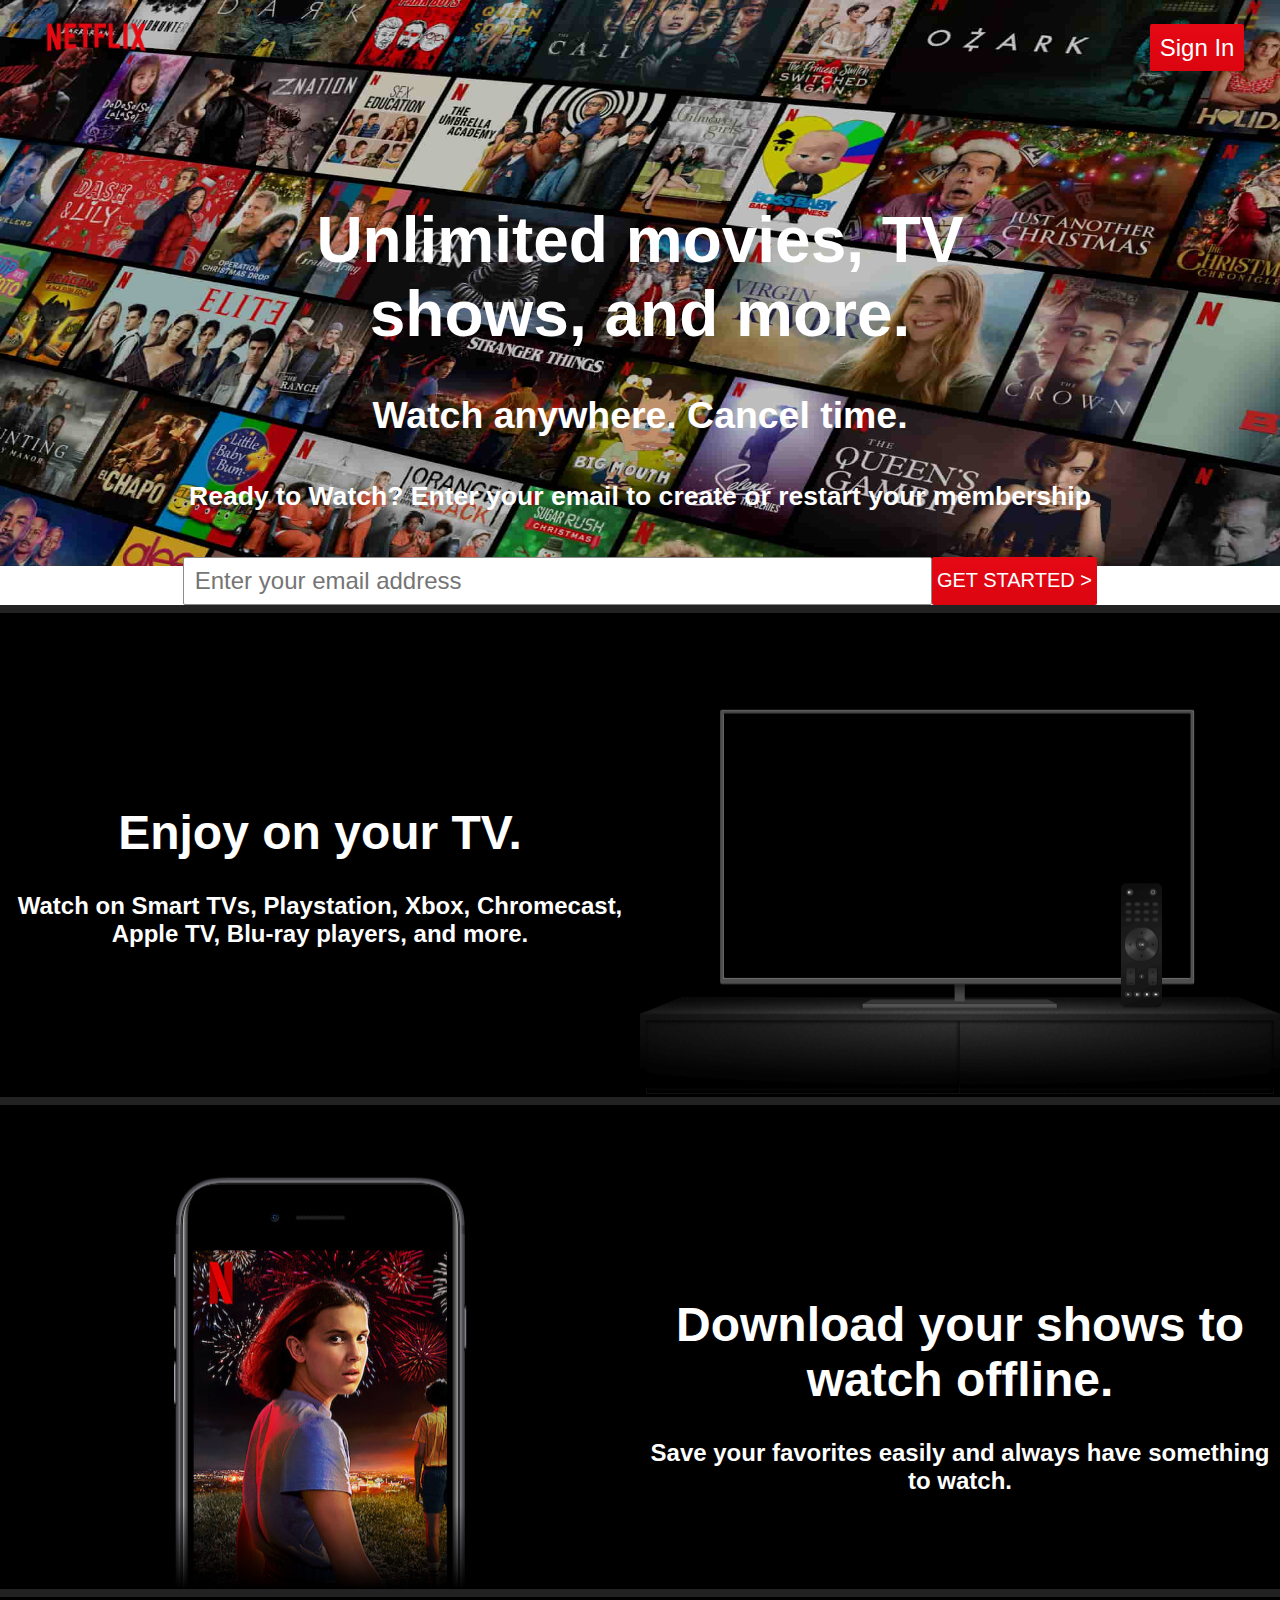
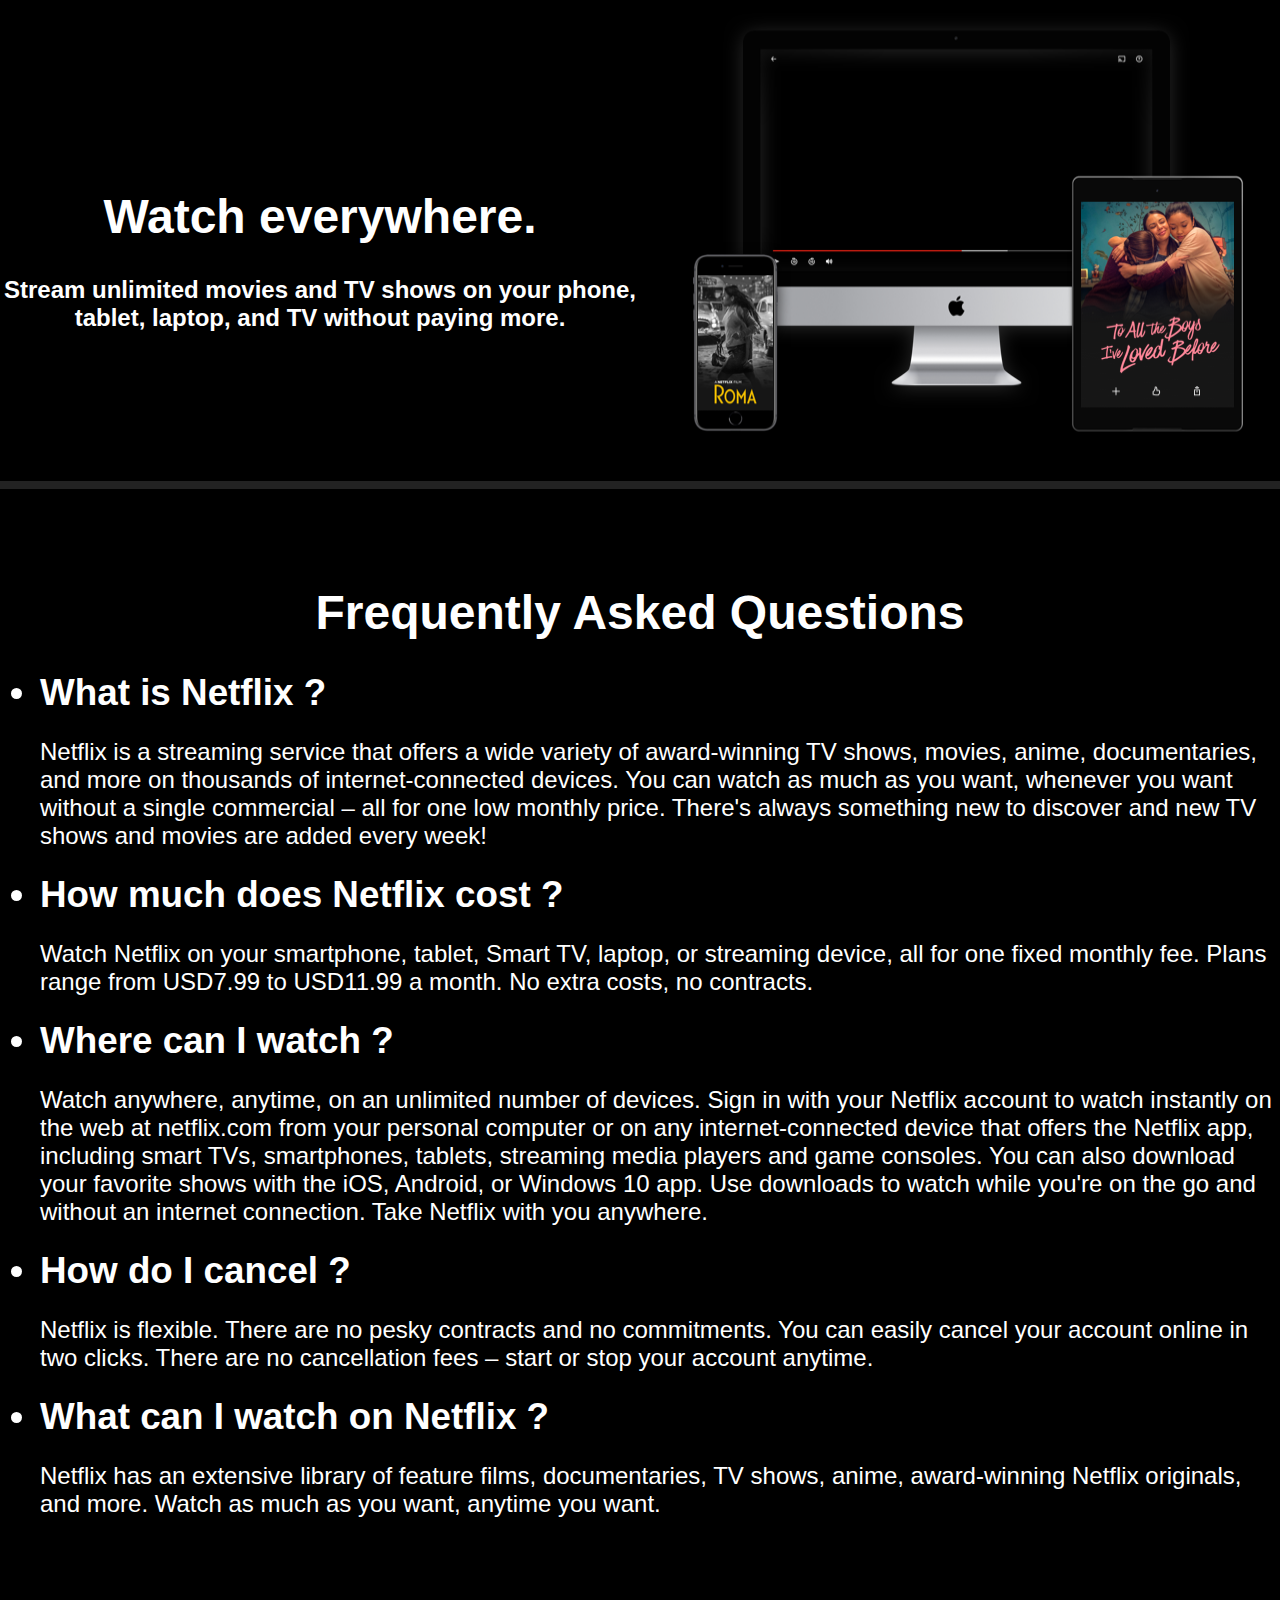
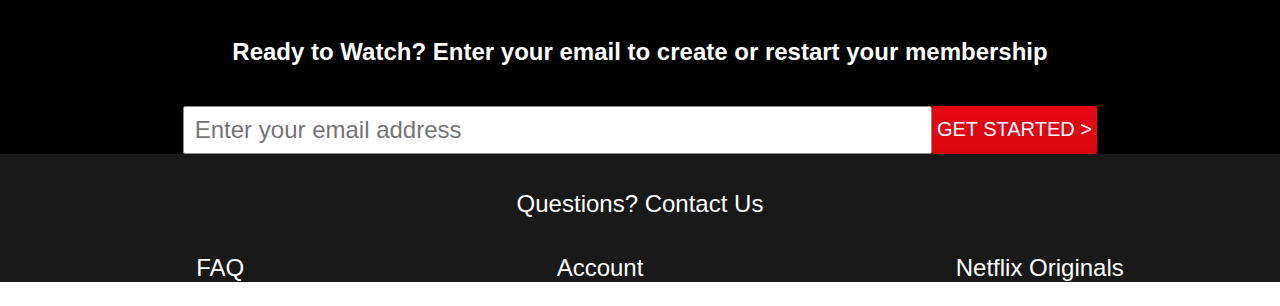
<file: index.html>
<!DOCTYPE html>
<html lang="en">
  <head>
    <meta charset="UTF-8" />
    <meta name="viewport" content="width=device-width, initial-scale=1.0" />
    <title>Projet IpNet | Netflix - Home Page</title>
    <link rel="stylesheet" href="style/index.css" />
  </head>

  <body>
    <div class="backgroundContainer">
      <img src="images/background.jpg" alt="" class="backgroundImage" />
      <div class="backgroundContent">
        <header class="header">
          <img id="logo" src="images/netflix_logo.png" alt="logo netflix" />
          <div id="signInButton"><a href="SignUp.html">Sign In</a></div>
        </header>

        <section class="Présentation">
          <h1>
            Unlimited movies, TV <br />
            shows, and more.
          </h1>
          <h3>Watch anywhere. Cancel time.</h3>

          <form action="" method="post">
            <label>
              <h5>
                Ready to Watch? Enter your email to create or restart your
                membership
              </h5>
            </label>

            <div class="registerForm">
              <input
                class="registerForm_emailInput"
                type="email"
                required
                placeholder="Enter your email address"
              />
              <button class="signInButton" type="submit">
                <span>GET STARTED ></span>
              </button>
            </div>
          </form>
        </section>
      </div>
    </div>

    <section class="banner">
      <div class="banner_Text">
        <h1>Enjoy on your TV.</h1>
        <h3>
          Watch on Smart TVs, Playstation, Xbox, Chromecast, Apple TV, Blu-ray
          players, and more.
        </h3>
      </div>
      <div>
        <img src="images/tv.png" alt="" />
      </div>
    </section>

    <section class="banner">
      <div>
        <img src="images/mobile.jpg" alt="" />
      </div>
      <div class="banner_Text">
        <h1>Download your shows to watch offline.</h1>
        <h3>Save your favorites easily and always have something to watch.</h3>
      </div>
    </section>

    <section class="banner">
      <div class="banner_Text">
        <h1>Watch everywhere.</h1>
        <h3>
          Stream unlimited movies and TV shows on your phone, tablet, laptop,
          and TV without paying more.
        </h3>
      </div>
      <div>
        <img src="images/device-pile.png" alt="" />
      </div>
    </section>

    <section class="faq">
      <h1>Frequently Asked Questions</h1>
      <ul>
        <li>What is Netflix ?</li>

        <p>
          Netflix is a streaming service that offers a wide variety of
          award-winning TV shows, movies, anime, documentaries, and more on
          thousands of internet-connected devices. You can watch as much as you
          want, whenever you want without a single commercial – all for one low
          monthly price. There's always something new to discover and new TV
          shows and movies are added every week!
        </p>
        <li>How much does Netflix cost ?</li>
        <p>
          Watch Netflix on your smartphone, tablet, Smart TV, laptop, or
          streaming device, all for one fixed monthly fee. Plans range from
          USD7.99 to USD11.99 a month. No extra costs, no contracts.
        </p>
        <li>Where can I watch ?</li>
        <p>
          Watch anywhere, anytime, on an unlimited number of devices. Sign in
          with your Netflix account to watch instantly on the web at netflix.com
          from your personal computer or on any internet-connected device that
          offers the Netflix app, including smart TVs, smartphones, tablets,
          streaming media players and game consoles. You can also download your
          favorite shows with the iOS, Android, or Windows 10 app. Use downloads
          to watch while you're on the go and without an internet connection.
          Take Netflix with you anywhere.
        </p>
        <li>How do I cancel ?</li>
        <p>
          Netflix is flexible. There are no pesky contracts and no commitments.
          You can easily cancel your account online in two clicks. There are no
          cancellation fees – start or stop your account anytime.
        </p>
        <li>What can I watch on Netflix ?</li>
        <p class="p">
          Netflix has an extensive library of feature films, documentaries, TV
          shows, anime, award-winning Netflix originals, and more. Watch as much
          as you want, anytime you want.
        </p>
      </ul>
    </section>

    <section class="bottomRegister">
      <form action="" method="post">
        <label>
          <h5 style="font-size: 1.5rem; text-align: center">
            Ready to Watch? Enter your email to create or restart your
            membership
          </h5>
        </label>

        <div class="registerForm">
          <input
            class="registerForm_emailInput"
            type="email"
            required
            placeholder="Enter your email address"
          />
          <button class="signInButton" type="submit">
            <span>GET STARTED ></span>
          </button>
        </div>
      </form>
    </section>

    <footer class="footer">
      <a href="help.html" target="blank">Questions? Contact Us</a>
      <ul>
        <li><a href="FAQ.html">FAQ</a></li>
        <li><a href="SignUp.html">Account</a></li>
        <li><a href="originals.html">Netflix Originals</a></li>
      </ul>
    </footer>
  </body>
</html>
</file>
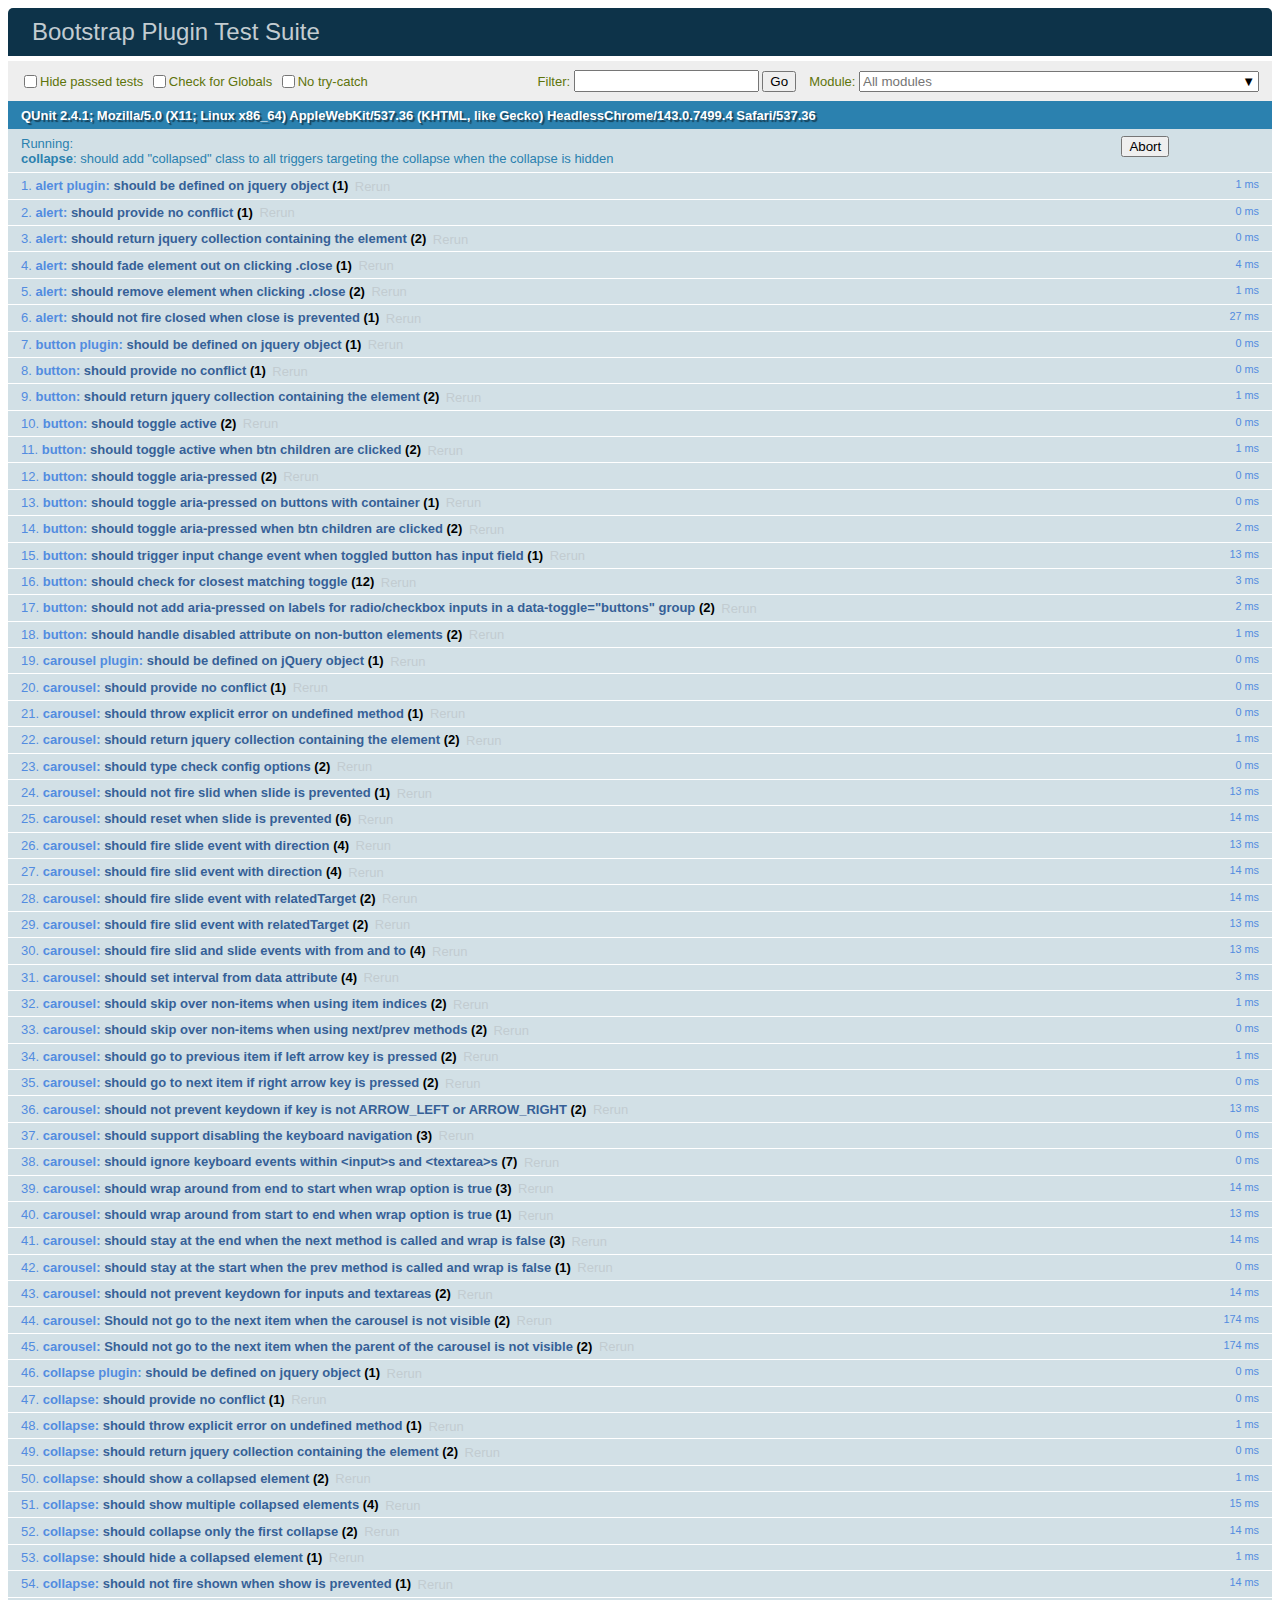
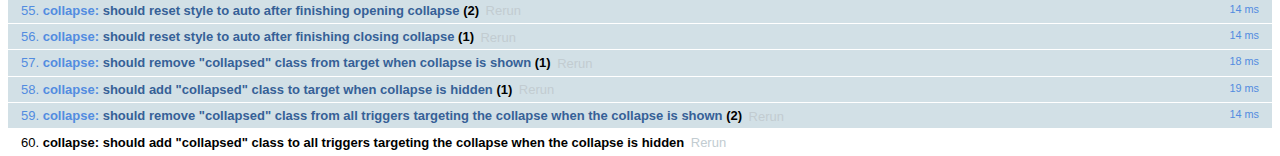
<file: bootstrap/js/tests/index.html>
<!doctype html>
<html lang="en">
  <head>
    <meta charset="utf-8">
    <meta name="viewport" content="width=device-width, initial-scale=1, shrink-to-fit=no">
    <title>Bootstrap Plugin Test Suite</title>

    <!-- jQuery -->
    <script>
      (function () {
        var path = '../../assets/js/vendor/jquery-slim.min.js'
        // get jquery param from the query string.
        var jQueryVersion = location.search.match(/[?&]jquery=(.*?)(?=&|$)/)

        // If a version was specified, use that version from our vendor folder
        if (jQueryVersion) {
          path = 'vendor/jquery-' + jQueryVersion[1] + '.min.js'
        }
        document.write('<script src="' + path + '"><\/script>')
      }())
    </script>
    <script src="../../assets/js/vendor/popper.min.js"></script>

    <!-- QUnit -->
    <link rel="stylesheet" href="vendor/qunit.css" media="screen">
    <script src="vendor/qunit.js"></script>

    <script>
      // Disable jQuery event aliases to ensure we don't accidentally use any of them
      [
        'blur',
        'focus',
        'focusin',
        'focusout',
        'resize',
        'scroll',
        'click',
        'dblclick',
        'mousedown',
        'mouseup',
        'mousemove',
        'mouseover',
        'mouseout',
        'mouseenter',
        'mouseleave',
        'change',
        'select',
        'submit',
        'keydown',
        'keypress',
        'keyup',
        'contextmenu'
      ].forEach(function(eventAlias) {
        $.fn[eventAlias] = function() {
          throw new Error('Using the ".' + eventAlias + '()" method is not allowed, so that Bootstrap can be compatible with custom jQuery builds which exclude the "event aliases" module that defines said method. See https://github.com/twbs/bootstrap/blob/master/CONTRIBUTING.md#js')
        }
      })

      // Require assert.expect in each test
      QUnit.config.requireExpects = true

      // See https://github.com/axemclion/grunt-saucelabs#test-result-details-with-qunit
      var log = []
      var testName

      QUnit.done(function(testResults) {
        var tests = []
        for (var i = 0; i < log.length; i++) {
          var details = log[i]
          tests.push({
            name: details.name,
            result: details.result,
            expected: details.expected,
            actual: details.actual,
            source: details.source
          })
        }
        testResults.tests = tests

        window.global_test_results = testResults
      })

      QUnit.testStart(function(testDetails) {
        QUnit.log(function(details) {
          if (!details.result) {
            details.name = testDetails.name
            log.push(details)
          }
        })
      })

      // Display fixture on-screen on iOS to avoid false positives
      // See https://github.com/twbs/bootstrap/pull/15955
      if (/iPhone|iPad|iPod/.test(navigator.userAgent)) {
        QUnit.begin(function() {
          $('#qunit-fixture').css({ top: 0, left: 0 })
        })

        QUnit.done(function() {
          $('#qunit-fixture').css({ top: '', left: '' })
        })
      }
    </script>

    <!-- Transpiled Plugins -->
    <script src="../dist/util.js"></script>
    <script src="../dist/alert.js"></script>
    <script src="../dist/button.js"></script>
    <script src="../dist/carousel.js"></script>
    <script src="../dist/collapse.js"></script>
    <script src="../dist/dropdown.js"></script>
    <script src="../dist/modal.js"></script>
    <script src="../dist/scrollspy.js"></script>
    <script src="../dist/tab.js"></script>
    <script src="../dist/tooltip.js"></script>
    <script src="../dist/popover.js"></script>

    <!-- Unit Tests -->
    <script src="unit/alert.js"></script>
    <script src="unit/button.js"></script>
    <script src="unit/carousel.js"></script>
    <script src="unit/collapse.js"></script>
    <script src="unit/dropdown.js"></script>
    <script src="unit/modal.js"></script>
    <script src="unit/scrollspy.js"></script>
    <script src="unit/tab.js"></script>
    <script src="unit/tooltip.js"></script>
    <script src="unit/popover.js"></script>
    <script src="unit/util.js"></script>
  </head>
  <body>
    <div id="qunit-container">
      <div id="qunit"></div>
      <div id="qunit-fixture"></div>
    </div>
  </body>
</html>
</file>
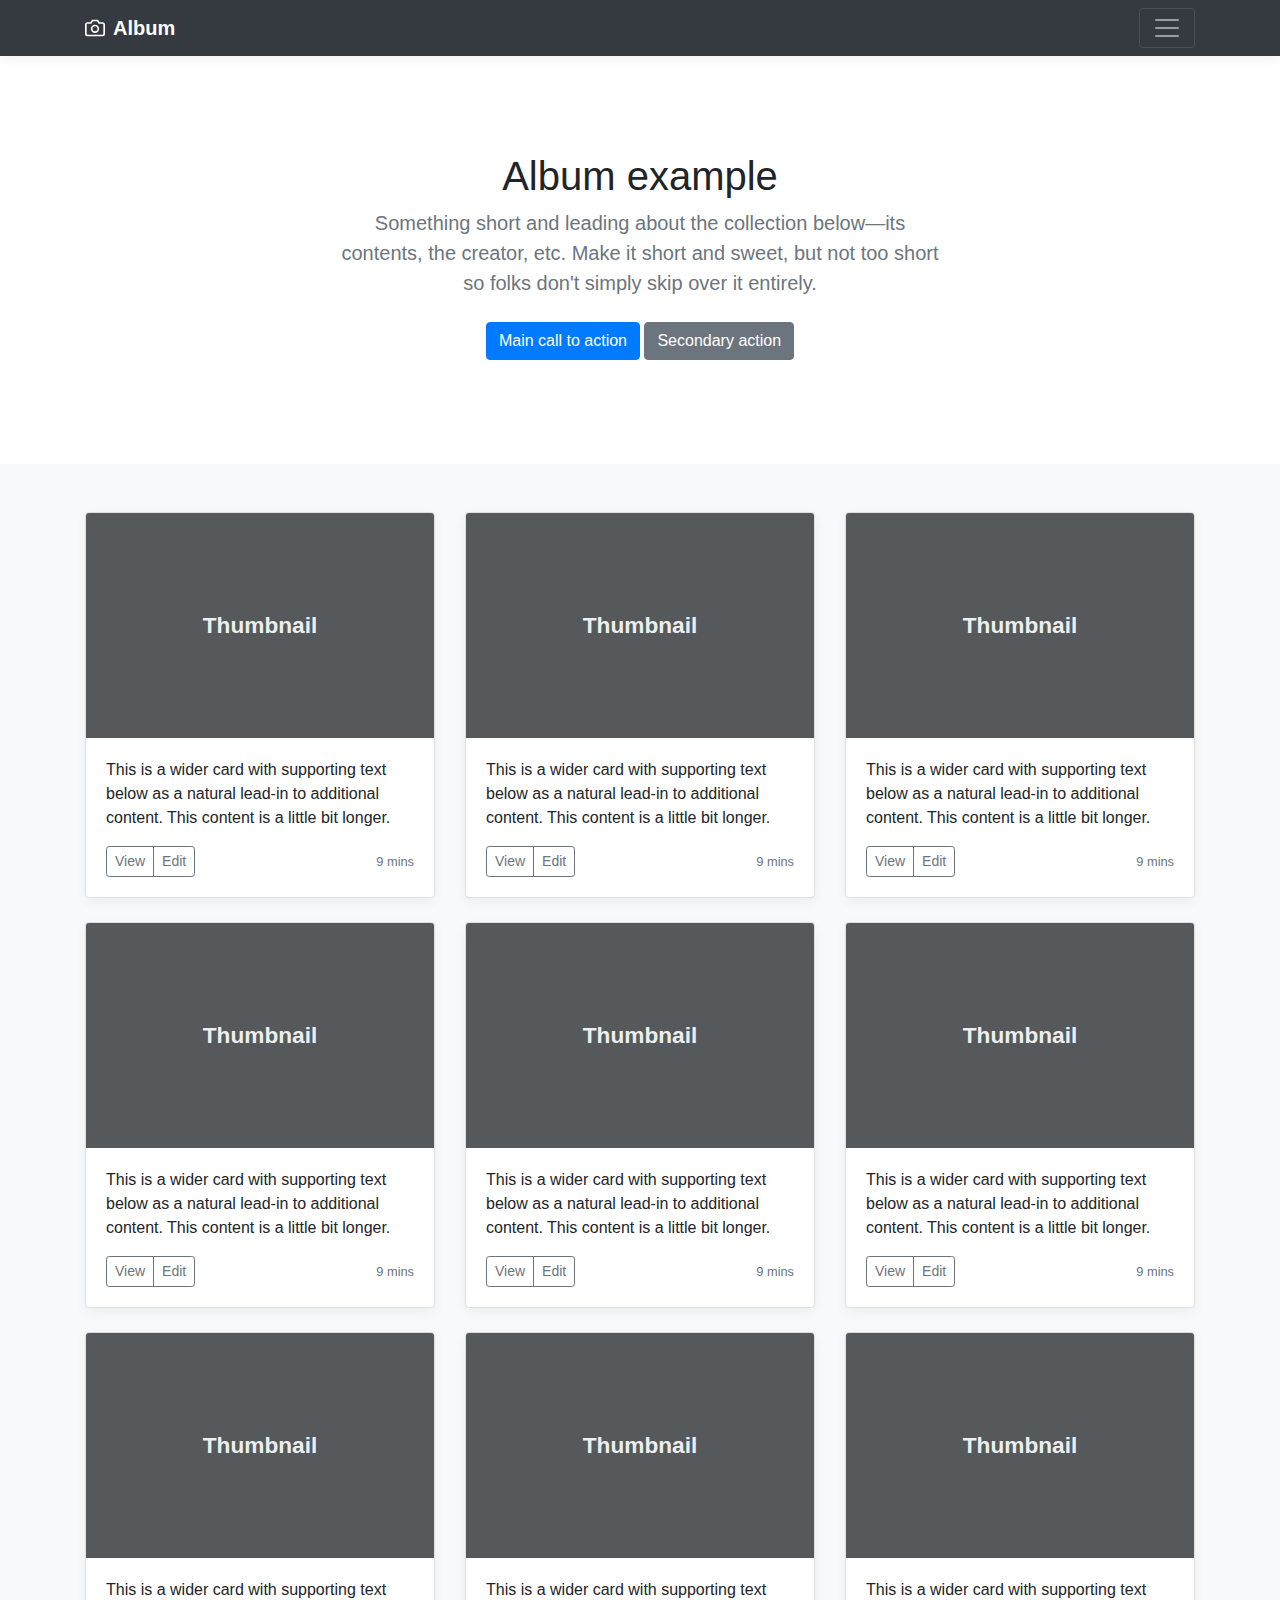
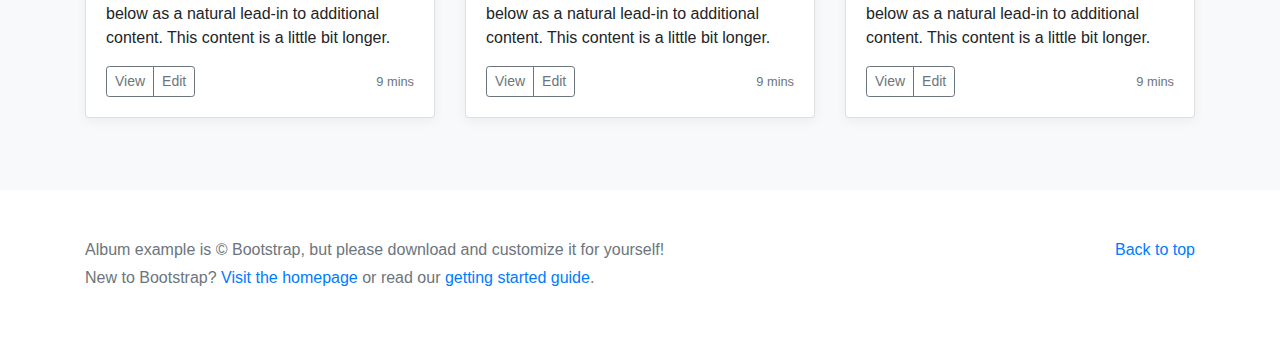
<file: bootstrap/docs/4.0/examples/album/index.html>
<!doctype html>
<html lang="en">
  <head>
    <meta charset="utf-8">
    <meta name="viewport" content="width=device-width, initial-scale=1, shrink-to-fit=no">
    <meta name="description" content="">
    <meta name="author" content="">
    <link rel="icon" href="../../../../favicon.ico">

    <title>Album example for Bootstrap</title>

    <!-- Bootstrap core CSS -->
    <link href="../../../../dist/css/bootstrap.min.css" rel="stylesheet">

    <!-- Custom styles for this template -->
    <link href="album.css" rel="stylesheet">
  </head>

  <body>

    <header>
      <div class="collapse bg-dark" id="navbarHeader">
        <div class="container">
          <div class="row">
            <div class="col-sm-8 col-md-7 py-4">
              <h4 class="text-white">About</h4>
              <p class="text-muted">Add some information about the album below, the author, or any other background context. Make it a few sentences long so folks can pick up some informative tidbits. Then, link them off to some social networking sites or contact information.</p>
            </div>
            <div class="col-sm-4 offset-md-1 py-4">
              <h4 class="text-white">Contact</h4>
              <ul class="list-unstyled">
                <li><a href="#" class="text-white">Follow on Twitter</a></li>
                <li><a href="#" class="text-white">Like on Facebook</a></li>
                <li><a href="#" class="text-white">Email me</a></li>
              </ul>
            </div>
          </div>
        </div>
      </div>
      <div class="navbar navbar-dark bg-dark box-shadow">
        <div class="container d-flex justify-content-between">
          <a href="#" class="navbar-brand d-flex align-items-center">
            <svg xmlns="http://www.w3.org/2000/svg" width="20" height="20" viewBox="0 0 24 24" fill="none" stroke="currentColor" stroke-width="2" stroke-linecap="round" stroke-linejoin="round" class="mr-2"><path d="M23 19a2 2 0 0 1-2 2H3a2 2 0 0 1-2-2V8a2 2 0 0 1 2-2h4l2-3h6l2 3h4a2 2 0 0 1 2 2z"></path><circle cx="12" cy="13" r="4"></circle></svg>
            <strong>Album</strong>
          </a>
          <button class="navbar-toggler" type="button" data-toggle="collapse" data-target="#navbarHeader" aria-controls="navbarHeader" aria-expanded="false" aria-label="Toggle navigation">
            <span class="navbar-toggler-icon"></span>
          </button>
        </div>
      </div>
    </header>

    <main role="main">

      <section class="jumbotron text-center">
        <div class="container">
          <h1 class="jumbotron-heading">Album example</h1>
          <p class="lead text-muted">Something short and leading about the collection below—its contents, the creator, etc. Make it short and sweet, but not too short so folks don't simply skip over it entirely.</p>
          <p>
            <a href="#" class="btn btn-primary my-2">Main call to action</a>
            <a href="#" class="btn btn-secondary my-2">Secondary action</a>
          </p>
        </div>
      </section>

      <div class="album py-5 bg-light">
        <div class="container">

          <div class="row">
            <div class="col-md-4">
              <div class="card mb-4 box-shadow">
                <img class="card-img-top" data-src="holder.js/100px225?theme=thumb&bg=55595c&fg=eceeef&text=Thumbnail" alt="Card image cap">
                <div class="card-body">
                  <p class="card-text">This is a wider card with supporting text below as a natural lead-in to additional content. This content is a little bit longer.</p>
                  <div class="d-flex justify-content-between align-items-center">
                    <div class="btn-group">
                      <button type="button" class="btn btn-sm btn-outline-secondary">View</button>
                      <button type="button" class="btn btn-sm btn-outline-secondary">Edit</button>
                    </div>
                    <small class="text-muted">9 mins</small>
                  </div>
                </div>
              </div>
            </div>
            <div class="col-md-4">
              <div class="card mb-4 box-shadow">
                <img class="card-img-top" data-src="holder.js/100px225?theme=thumb&bg=55595c&fg=eceeef&text=Thumbnail" alt="Card image cap">
                <div class="card-body">
                  <p class="card-text">This is a wider card with supporting text below as a natural lead-in to additional content. This content is a little bit longer.</p>
                  <div class="d-flex justify-content-between align-items-center">
                    <div class="btn-group">
                      <button type="button" class="btn btn-sm btn-outline-secondary">View</button>
                      <button type="button" class="btn btn-sm btn-outline-secondary">Edit</button>
                    </div>
                    <small class="text-muted">9 mins</small>
                  </div>
                </div>
              </div>
            </div>
            <div class="col-md-4">
              <div class="card mb-4 box-shadow">
                <img class="card-img-top" data-src="holder.js/100px225?theme=thumb&bg=55595c&fg=eceeef&text=Thumbnail" alt="Card image cap">
                <div class="card-body">
                  <p class="card-text">This is a wider card with supporting text below as a natural lead-in to additional content. This content is a little bit longer.</p>
                  <div class="d-flex justify-content-between align-items-center">
                    <div class="btn-group">
                      <button type="button" class="btn btn-sm btn-outline-secondary">View</button>
                      <button type="button" class="btn btn-sm btn-outline-secondary">Edit</button>
                    </div>
                    <small class="text-muted">9 mins</small>
                  </div>
                </div>
              </div>
            </div>

            <div class="col-md-4">
              <div class="card mb-4 box-shadow">
                <img class="card-img-top" data-src="holder.js/100px225?theme=thumb&bg=55595c&fg=eceeef&text=Thumbnail" alt="Card image cap">
                <div class="card-body">
                  <p class="card-text">This is a wider card with supporting text below as a natural lead-in to additional content. This content is a little bit longer.</p>
                  <div class="d-flex justify-content-between align-items-center">
                    <div class="btn-group">
                      <button type="button" class="btn btn-sm btn-outline-secondary">View</button>
                      <button type="button" class="btn btn-sm btn-outline-secondary">Edit</button>
                    </div>
                    <small class="text-muted">9 mins</small>
                  </div>
                </div>
              </div>
            </div>
            <div class="col-md-4">
              <div class="card mb-4 box-shadow">
                <img class="card-img-top" data-src="holder.js/100px225?theme=thumb&bg=55595c&fg=eceeef&text=Thumbnail" alt="Card image cap">
                <div class="card-body">
                  <p class="card-text">This is a wider card with supporting text below as a natural lead-in to additional content. This content is a little bit longer.</p>
                  <div class="d-flex justify-content-between align-items-center">
                    <div class="btn-group">
                      <button type="button" class="btn btn-sm btn-outline-secondary">View</button>
                      <button type="button" class="btn btn-sm btn-outline-secondary">Edit</button>
                    </div>
                    <small class="text-muted">9 mins</small>
                  </div>
                </div>
              </div>
            </div>
            <div class="col-md-4">
              <div class="card mb-4 box-shadow">
                <img class="card-img-top" data-src="holder.js/100px225?theme=thumb&bg=55595c&fg=eceeef&text=Thumbnail" alt="Card image cap">
                <div class="card-body">
                  <p class="card-text">This is a wider card with supporting text below as a natural lead-in to additional content. This content is a little bit longer.</p>
                  <div class="d-flex justify-content-between align-items-center">
                    <div class="btn-group">
                      <button type="button" class="btn btn-sm btn-outline-secondary">View</button>
                      <button type="button" class="btn btn-sm btn-outline-secondary">Edit</button>
                    </div>
                    <small class="text-muted">9 mins</small>
                  </div>
                </div>
              </div>
            </div>

            <div class="col-md-4">
              <div class="card mb-4 box-shadow">
                <img class="card-img-top" data-src="holder.js/100px225?theme=thumb&bg=55595c&fg=eceeef&text=Thumbnail" alt="Card image cap">
                <div class="card-body">
                  <p class="card-text">This is a wider card with supporting text below as a natural lead-in to additional content. This content is a little bit longer.</p>
                  <div class="d-flex justify-content-between align-items-center">
                    <div class="btn-group">
                      <button type="button" class="btn btn-sm btn-outline-secondary">View</button>
                      <button type="button" class="btn btn-sm btn-outline-secondary">Edit</button>
                    </div>
                    <small class="text-muted">9 mins</small>
                  </div>
                </div>
              </div>
            </div>
            <div class="col-md-4">
              <div class="card mb-4 box-shadow">
                <img class="card-img-top" data-src="holder.js/100px225?theme=thumb&bg=55595c&fg=eceeef&text=Thumbnail" alt="Card image cap">
                <div class="card-body">
                  <p class="card-text">This is a wider card with supporting text below as a natural lead-in to additional content. This content is a little bit longer.</p>
                  <div class="d-flex justify-content-between align-items-center">
                    <div class="btn-group">
                      <button type="button" class="btn btn-sm btn-outline-secondary">View</button>
                      <button type="button" class="btn btn-sm btn-outline-secondary">Edit</button>
                    </div>
                    <small class="text-muted">9 mins</small>
                  </div>
                </div>
              </div>
            </div>
            <div class="col-md-4">
              <div class="card mb-4 box-shadow">
                <img class="card-img-top" data-src="holder.js/100px225?theme=thumb&bg=55595c&fg=eceeef&text=Thumbnail" alt="Card image cap">
                <div class="card-body">
                  <p class="card-text">This is a wider card with supporting text below as a natural lead-in to additional content. This content is a little bit longer.</p>
                  <div class="d-flex justify-content-between align-items-center">
                    <div class="btn-group">
                      <button type="button" class="btn btn-sm btn-outline-secondary">View</button>
                      <button type="button" class="btn btn-sm btn-outline-secondary">Edit</button>
                    </div>
                    <small class="text-muted">9 mins</small>
                  </div>
                </div>
              </div>
            </div>
          </div>
        </div>
      </div>

    </main>

    <footer class="text-muted">
      <div class="container">
        <p class="float-right">
          <a href="#">Back to top</a>
        </p>
        <p>Album example is &copy; Bootstrap, but please download and customize it for yourself!</p>
        <p>New to Bootstrap? <a href="../../">Visit the homepage</a> or read our <a href="../../getting-started/">getting started guide</a>.</p>
      </div>
    </footer>

    <!-- Bootstrap core JavaScript
    ================================================== -->
    <!-- Placed at the end of the document so the pages load faster -->
    <script src="https://code.jquery.com/jquery-3.2.1.slim.min.js" integrity="sha384-KJ3o2DKtIkvYIK3UENzmM7KCkRr/rE9/Qpg6aAZGJwFDMVNA/GpGFF93hXpG5KkN" crossorigin="anonymous"></script>
    <script>window.jQuery || document.write('<script src="../../../../assets/js/vendor/jquery-slim.min.js"><\/script>')</script>
    <script src="../../../../assets/js/vendor/popper.min.js"></script>
    <script src="../../../../dist/js/bootstrap.min.js"></script>
    <script src="../../../../assets/js/vendor/holder.min.js"></script>
  </body>
</html>
</file>
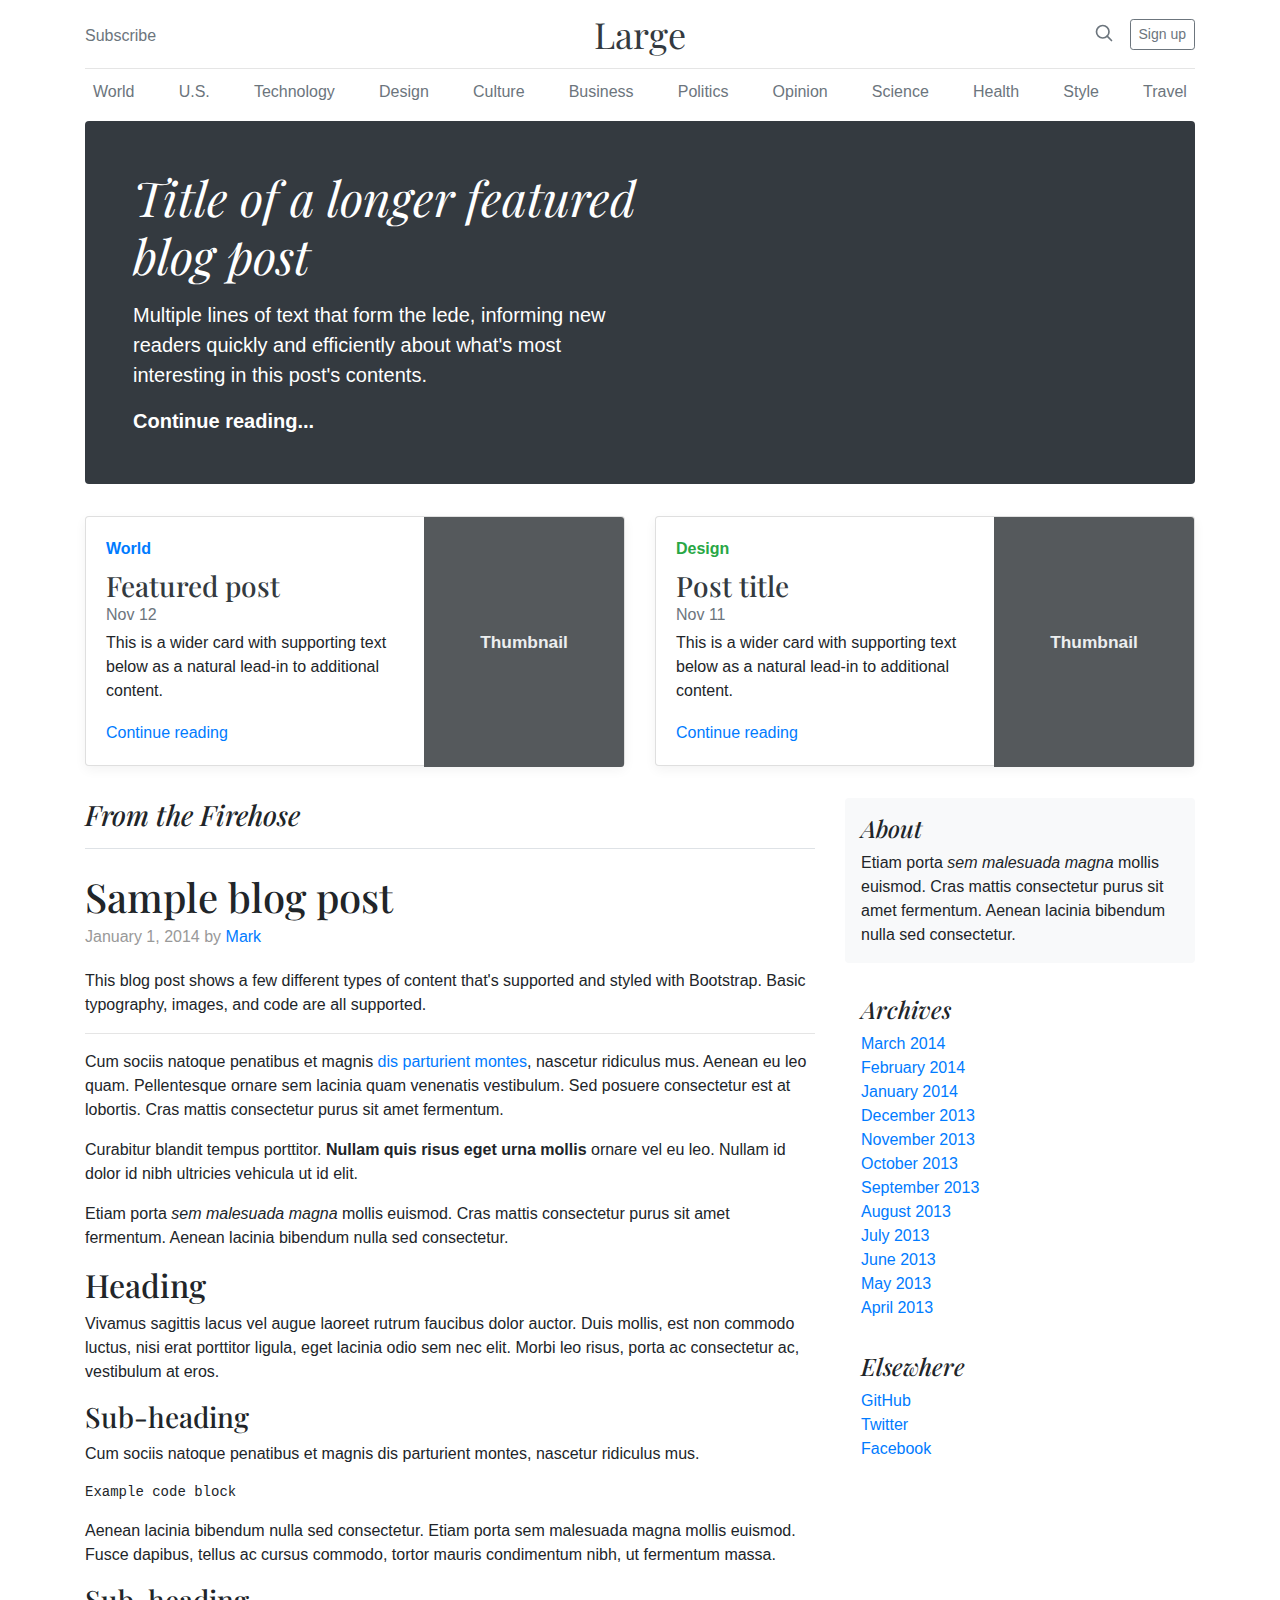
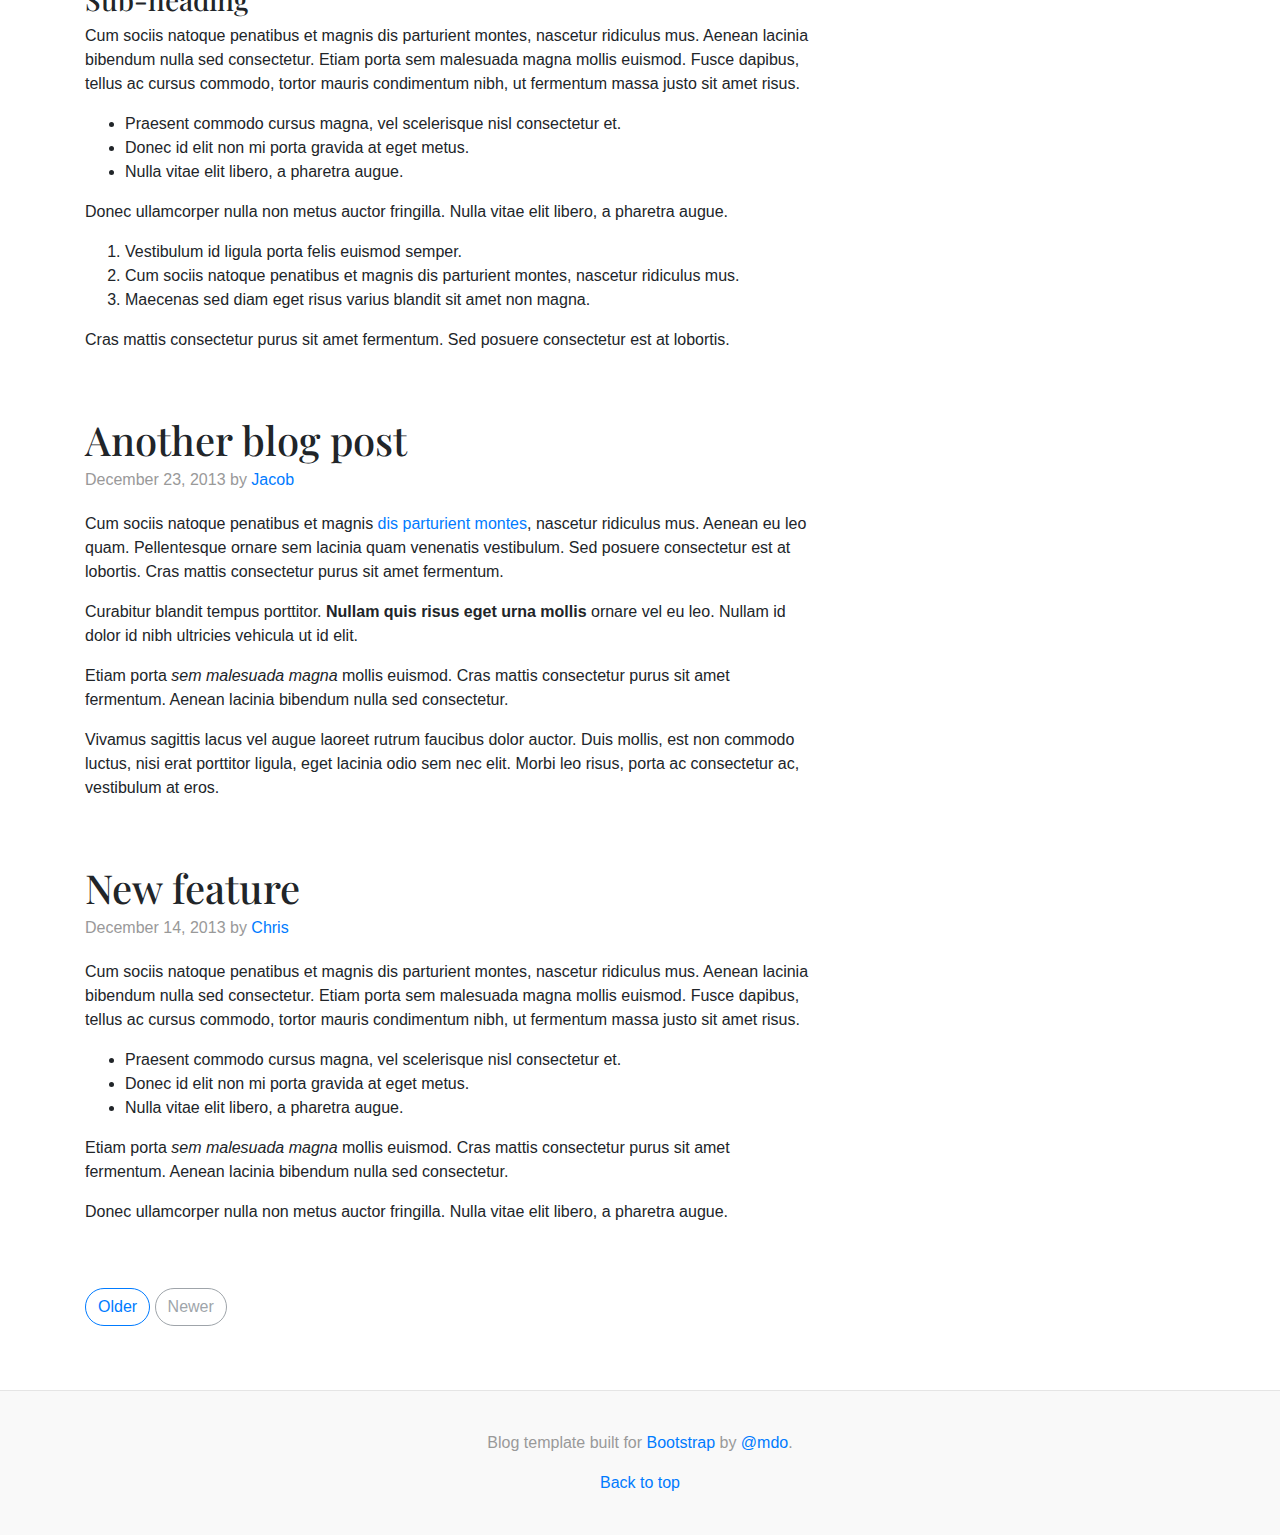
<file: bootstrap/docs/4.0/examples/blog/index.html>
<!doctype html>
<html lang="en">
  <head>
    <meta charset="utf-8">
    <meta name="viewport" content="width=device-width, initial-scale=1, shrink-to-fit=no">
    <meta name="description" content="">
    <meta name="author" content="">
    <link rel="icon" href="../../../../favicon.ico">

    <title>Blog Template for Bootstrap</title>

    <!-- Bootstrap core CSS -->
    <link href="../../../../dist/css/bootstrap.min.css" rel="stylesheet">

    <!-- Custom styles for this template -->
    <link href="https://fonts.googleapis.com/css?family=Playfair+Display:700,900" rel="stylesheet">
    <link href="blog.css" rel="stylesheet">
  </head>

  <body>

    <div class="container">
      <header class="blog-header py-3">
        <div class="row flex-nowrap justify-content-between align-items-center">
          <div class="col-4 pt-1">
            <a class="text-muted" href="#">Subscribe</a>
          </div>
          <div class="col-4 text-center">
            <a class="blog-header-logo text-dark" href="#">Large</a>
          </div>
          <div class="col-4 d-flex justify-content-end align-items-center">
            <a class="text-muted" href="#">
              <svg xmlns="http://www.w3.org/2000/svg" width="20" height="20" viewBox="0 0 24 24" fill="none" stroke="currentColor" stroke-width="2" stroke-linecap="round" stroke-linejoin="round" class="mx-3"><circle cx="10.5" cy="10.5" r="7.5"></circle><line x1="21" y1="21" x2="15.8" y2="15.8"></line></svg>
            </a>
            <a class="btn btn-sm btn-outline-secondary" href="#">Sign up</a>
          </div>
        </div>
      </header>

      <div class="nav-scroller py-1 mb-2">
        <nav class="nav d-flex justify-content-between">
          <a class="p-2 text-muted" href="#">World</a>
          <a class="p-2 text-muted" href="#">U.S.</a>
          <a class="p-2 text-muted" href="#">Technology</a>
          <a class="p-2 text-muted" href="#">Design</a>
          <a class="p-2 text-muted" href="#">Culture</a>
          <a class="p-2 text-muted" href="#">Business</a>
          <a class="p-2 text-muted" href="#">Politics</a>
          <a class="p-2 text-muted" href="#">Opinion</a>
          <a class="p-2 text-muted" href="#">Science</a>
          <a class="p-2 text-muted" href="#">Health</a>
          <a class="p-2 text-muted" href="#">Style</a>
          <a class="p-2 text-muted" href="#">Travel</a>
        </nav>
      </div>

      <div class="jumbotron p-3 p-md-5 text-white rounded bg-dark">
        <div class="col-md-6 px-0">
          <h1 class="display-4 font-italic">Title of a longer featured blog post</h1>
          <p class="lead my-3">Multiple lines of text that form the lede, informing new readers quickly and efficiently about what's most interesting in this post's contents.</p>
          <p class="lead mb-0"><a href="#" class="text-white font-weight-bold">Continue reading...</a></p>
        </div>
      </div>

      <div class="row mb-2">
        <div class="col-md-6">
          <div class="card flex-md-row mb-4 box-shadow h-md-250">
            <div class="card-body d-flex flex-column align-items-start">
              <strong class="d-inline-block mb-2 text-primary">World</strong>
              <h3 class="mb-0">
                <a class="text-dark" href="#">Featured post</a>
              </h3>
              <div class="mb-1 text-muted">Nov 12</div>
              <p class="card-text mb-auto">This is a wider card with supporting text below as a natural lead-in to additional content.</p>
              <a href="#">Continue reading</a>
            </div>
            <img class="card-img-right flex-auto d-none d-md-block" data-src="holder.js/200x250?theme=thumb" alt="Card image cap">
          </div>
        </div>
        <div class="col-md-6">
          <div class="card flex-md-row mb-4 box-shadow h-md-250">
            <div class="card-body d-flex flex-column align-items-start">
              <strong class="d-inline-block mb-2 text-success">Design</strong>
              <h3 class="mb-0">
                <a class="text-dark" href="#">Post title</a>
              </h3>
              <div class="mb-1 text-muted">Nov 11</div>
              <p class="card-text mb-auto">This is a wider card with supporting text below as a natural lead-in to additional content.</p>
              <a href="#">Continue reading</a>
            </div>
            <img class="card-img-right flex-auto d-none d-md-block" data-src="holder.js/200x250?theme=thumb" alt="Card image cap">
          </div>
        </div>
      </div>
    </div>

    <main role="main" class="container">
      <div class="row">
        <div class="col-md-8 blog-main">
          <h3 class="pb-3 mb-4 font-italic border-bottom">
            From the Firehose
          </h3>

          <div class="blog-post">
            <h2 class="blog-post-title">Sample blog post</h2>
            <p class="blog-post-meta">January 1, 2014 by <a href="#">Mark</a></p>

            <p>This blog post shows a few different types of content that's supported and styled with Bootstrap. Basic typography, images, and code are all supported.</p>
            <hr>
            <p>Cum sociis natoque penatibus et magnis <a href="#">dis parturient montes</a>, nascetur ridiculus mus. Aenean eu leo quam. Pellentesque ornare sem lacinia quam venenatis vestibulum. Sed posuere consectetur est at lobortis. Cras mattis consectetur purus sit amet fermentum.</p>
            <blockquote>
              <p>Curabitur blandit tempus porttitor. <strong>Nullam quis risus eget urna mollis</strong> ornare vel eu leo. Nullam id dolor id nibh ultricies vehicula ut id elit.</p>
            </blockquote>
            <p>Etiam porta <em>sem malesuada magna</em> mollis euismod. Cras mattis consectetur purus sit amet fermentum. Aenean lacinia bibendum nulla sed consectetur.</p>
            <h2>Heading</h2>
            <p>Vivamus sagittis lacus vel augue laoreet rutrum faucibus dolor auctor. Duis mollis, est non commodo luctus, nisi erat porttitor ligula, eget lacinia odio sem nec elit. Morbi leo risus, porta ac consectetur ac, vestibulum at eros.</p>
            <h3>Sub-heading</h3>
            <p>Cum sociis natoque penatibus et magnis dis parturient montes, nascetur ridiculus mus.</p>
            <pre><code>Example code block</code></pre>
            <p>Aenean lacinia bibendum nulla sed consectetur. Etiam porta sem malesuada magna mollis euismod. Fusce dapibus, tellus ac cursus commodo, tortor mauris condimentum nibh, ut fermentum massa.</p>
            <h3>Sub-heading</h3>
            <p>Cum sociis natoque penatibus et magnis dis parturient montes, nascetur ridiculus mus. Aenean lacinia bibendum nulla sed consectetur. Etiam porta sem malesuada magna mollis euismod. Fusce dapibus, tellus ac cursus commodo, tortor mauris condimentum nibh, ut fermentum massa justo sit amet risus.</p>
            <ul>
              <li>Praesent commodo cursus magna, vel scelerisque nisl consectetur et.</li>
              <li>Donec id elit non mi porta gravida at eget metus.</li>
              <li>Nulla vitae elit libero, a pharetra augue.</li>
            </ul>
            <p>Donec ullamcorper nulla non metus auctor fringilla. Nulla vitae elit libero, a pharetra augue.</p>
            <ol>
              <li>Vestibulum id ligula porta felis euismod semper.</li>
              <li>Cum sociis natoque penatibus et magnis dis parturient montes, nascetur ridiculus mus.</li>
              <li>Maecenas sed diam eget risus varius blandit sit amet non magna.</li>
            </ol>
            <p>Cras mattis consectetur purus sit amet fermentum. Sed posuere consectetur est at lobortis.</p>
          </div><!-- /.blog-post -->

          <div class="blog-post">
            <h2 class="blog-post-title">Another blog post</h2>
            <p class="blog-post-meta">December 23, 2013 by <a href="#">Jacob</a></p>

            <p>Cum sociis natoque penatibus et magnis <a href="#">dis parturient montes</a>, nascetur ridiculus mus. Aenean eu leo quam. Pellentesque ornare sem lacinia quam venenatis vestibulum. Sed posuere consectetur est at lobortis. Cras mattis consectetur purus sit amet fermentum.</p>
            <blockquote>
              <p>Curabitur blandit tempus porttitor. <strong>Nullam quis risus eget urna mollis</strong> ornare vel eu leo. Nullam id dolor id nibh ultricies vehicula ut id elit.</p>
            </blockquote>
            <p>Etiam porta <em>sem malesuada magna</em> mollis euismod. Cras mattis consectetur purus sit amet fermentum. Aenean lacinia bibendum nulla sed consectetur.</p>
            <p>Vivamus sagittis lacus vel augue laoreet rutrum faucibus dolor auctor. Duis mollis, est non commodo luctus, nisi erat porttitor ligula, eget lacinia odio sem nec elit. Morbi leo risus, porta ac consectetur ac, vestibulum at eros.</p>
          </div><!-- /.blog-post -->

          <div class="blog-post">
            <h2 class="blog-post-title">New feature</h2>
            <p class="blog-post-meta">December 14, 2013 by <a href="#">Chris</a></p>

            <p>Cum sociis natoque penatibus et magnis dis parturient montes, nascetur ridiculus mus. Aenean lacinia bibendum nulla sed consectetur. Etiam porta sem malesuada magna mollis euismod. Fusce dapibus, tellus ac cursus commodo, tortor mauris condimentum nibh, ut fermentum massa justo sit amet risus.</p>
            <ul>
              <li>Praesent commodo cursus magna, vel scelerisque nisl consectetur et.</li>
              <li>Donec id elit non mi porta gravida at eget metus.</li>
              <li>Nulla vitae elit libero, a pharetra augue.</li>
            </ul>
            <p>Etiam porta <em>sem malesuada magna</em> mollis euismod. Cras mattis consectetur purus sit amet fermentum. Aenean lacinia bibendum nulla sed consectetur.</p>
            <p>Donec ullamcorper nulla non metus auctor fringilla. Nulla vitae elit libero, a pharetra augue.</p>
          </div><!-- /.blog-post -->

          <nav class="blog-pagination">
            <a class="btn btn-outline-primary" href="#">Older</a>
            <a class="btn btn-outline-secondary disabled" href="#">Newer</a>
          </nav>

        </div><!-- /.blog-main -->

        <aside class="col-md-4 blog-sidebar">
          <div class="p-3 mb-3 bg-light rounded">
            <h4 class="font-italic">About</h4>
            <p class="mb-0">Etiam porta <em>sem malesuada magna</em> mollis euismod. Cras mattis consectetur purus sit amet fermentum. Aenean lacinia bibendum nulla sed consectetur.</p>
          </div>

          <div class="p-3">
            <h4 class="font-italic">Archives</h4>
            <ol class="list-unstyled mb-0">
              <li><a href="#">March 2014</a></li>
              <li><a href="#">February 2014</a></li>
              <li><a href="#">January 2014</a></li>
              <li><a href="#">December 2013</a></li>
              <li><a href="#">November 2013</a></li>
              <li><a href="#">October 2013</a></li>
              <li><a href="#">September 2013</a></li>
              <li><a href="#">August 2013</a></li>
              <li><a href="#">July 2013</a></li>
              <li><a href="#">June 2013</a></li>
              <li><a href="#">May 2013</a></li>
              <li><a href="#">April 2013</a></li>
            </ol>
          </div>

          <div class="p-3">
            <h4 class="font-italic">Elsewhere</h4>
            <ol class="list-unstyled">
              <li><a href="#">GitHub</a></li>
              <li><a href="#">Twitter</a></li>
              <li><a href="#">Facebook</a></li>
            </ol>
          </div>
        </aside><!-- /.blog-sidebar -->

      </div><!-- /.row -->

    </main><!-- /.container -->

    <footer class="blog-footer">
      <p>Blog template built for <a href="https://getbootstrap.com/">Bootstrap</a> by <a href="https://twitter.com/mdo">@mdo</a>.</p>
      <p>
        <a href="#">Back to top</a>
      </p>
    </footer>

    <!-- Bootstrap core JavaScript
    ================================================== -->
    <!-- Placed at the end of the document so the pages load faster -->
    <script src="https://code.jquery.com/jquery-3.2.1.slim.min.js" integrity="sha384-KJ3o2DKtIkvYIK3UENzmM7KCkRr/rE9/Qpg6aAZGJwFDMVNA/GpGFF93hXpG5KkN" crossorigin="anonymous"></script>
    <script>window.jQuery || document.write('<script src="../../../../assets/js/vendor/jquery-slim.min.js"><\/script>')</script>
    <script src="../../../../assets/js/vendor/popper.min.js"></script>
    <script src="../../../../dist/js/bootstrap.min.js"></script>
    <script src="../../../../assets/js/vendor/holder.min.js"></script>
    <script>
      Holder.addTheme('thumb', {
        bg: '#55595c',
        fg: '#eceeef',
        text: 'Thumbnail'
      });
    </script>
  </body>
</html>
</file>
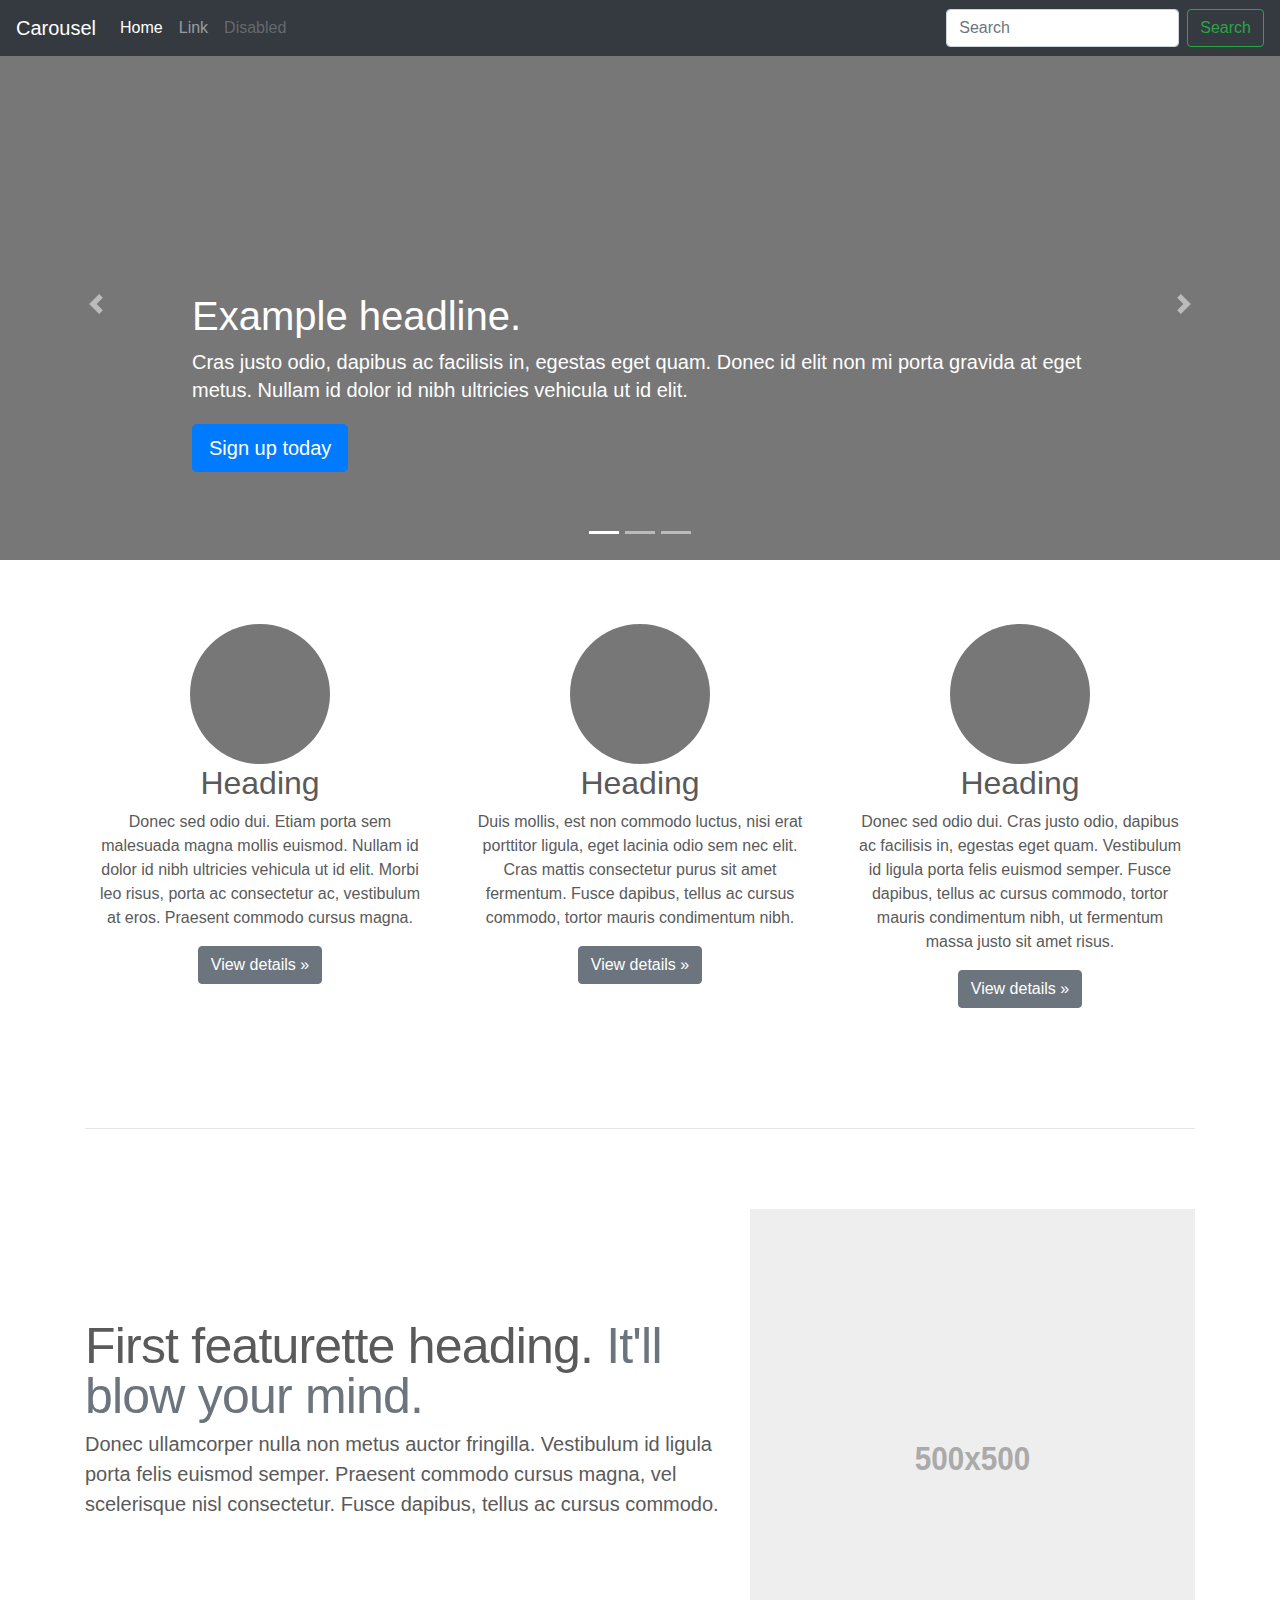
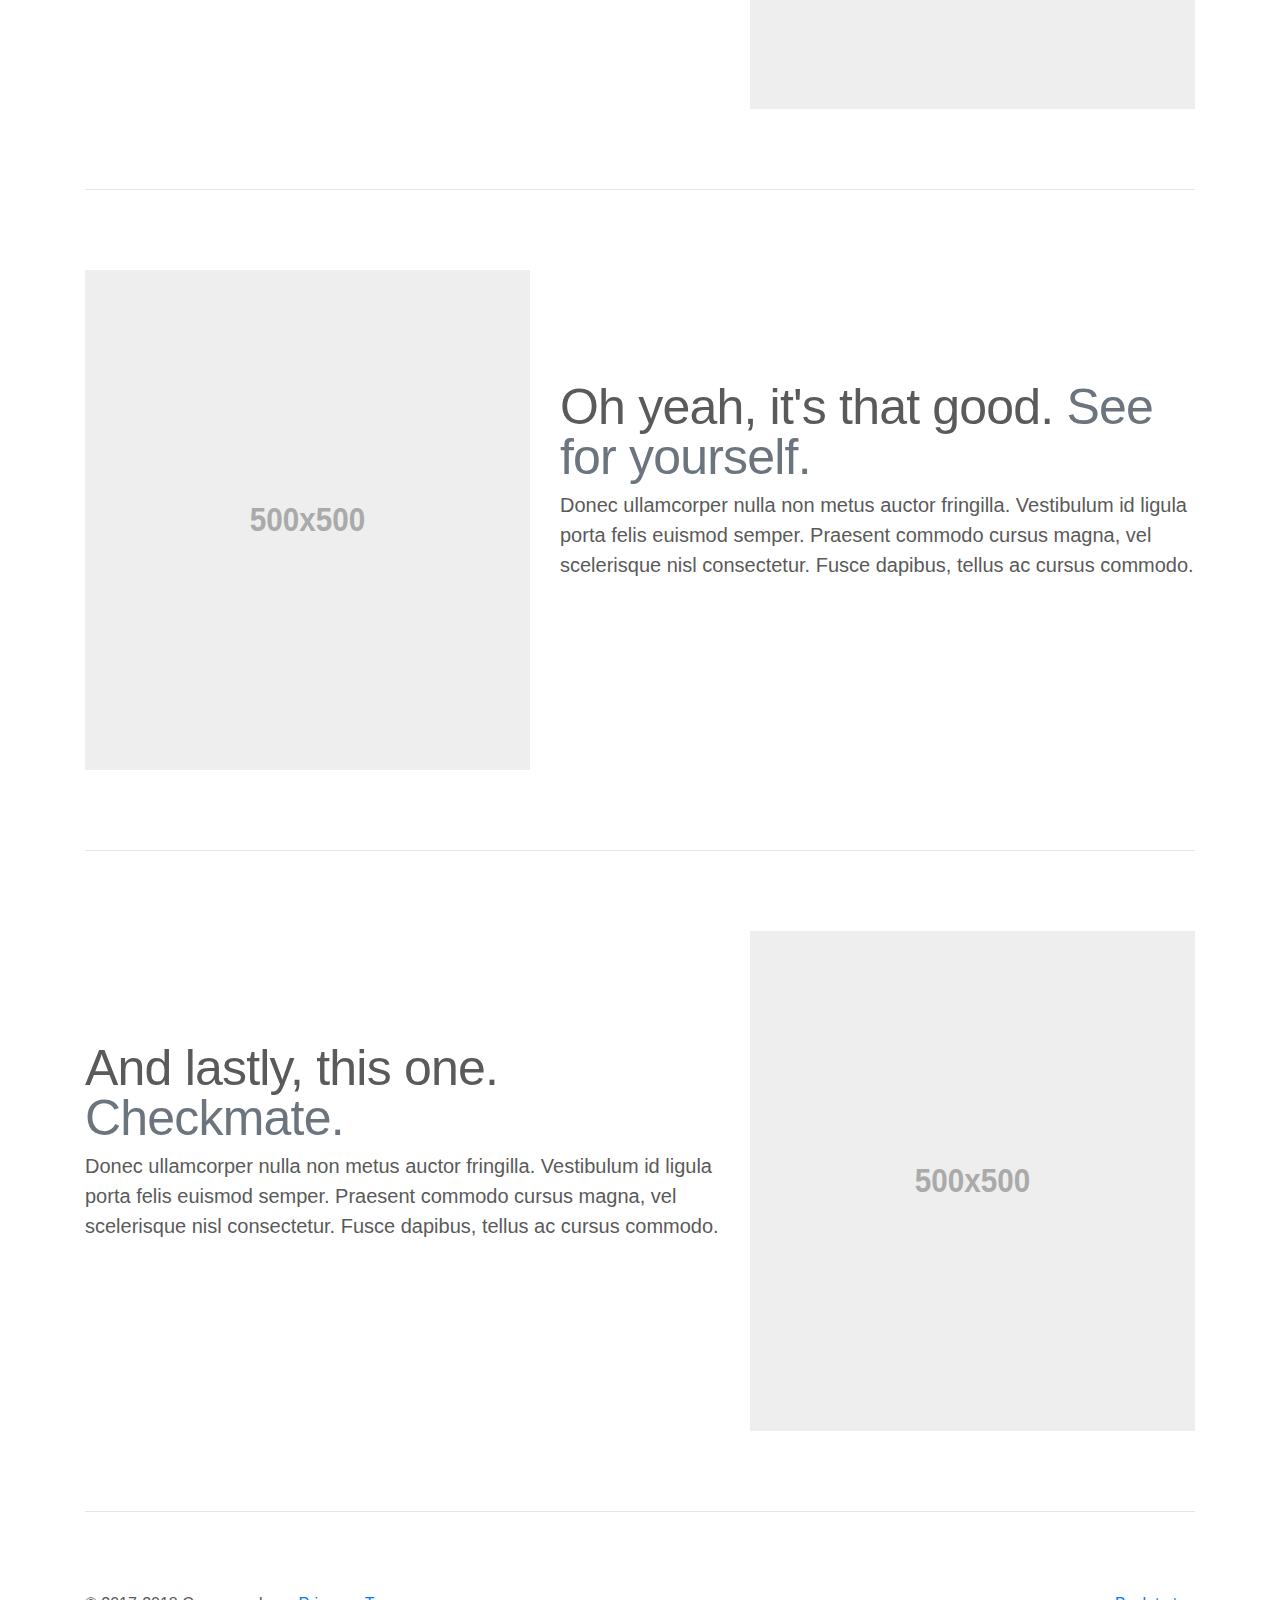
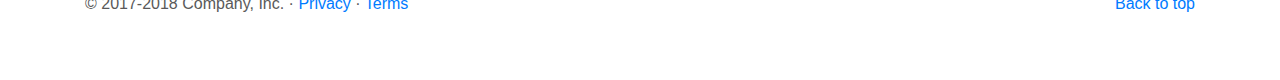
<file: bootstrap/docs/4.0/examples/carousel/index.html>
<!doctype html>
<html lang="en">
  <head>
    <meta charset="utf-8">
    <meta name="viewport" content="width=device-width, initial-scale=1, shrink-to-fit=no">
    <meta name="description" content="">
    <meta name="author" content="">
    <link rel="icon" href="../../../../favicon.ico">

    <title>Carousel Template for Bootstrap</title>

    <!-- Bootstrap core CSS -->
    <link href="../../../../dist/css/bootstrap.min.css" rel="stylesheet">

    <!-- Custom styles for this template -->
    <link href="carousel.css" rel="stylesheet">
  </head>
  <body>

    <header>
      <nav class="navbar navbar-expand-md navbar-dark fixed-top bg-dark">
        <a class="navbar-brand" href="#">Carousel</a>
        <button class="navbar-toggler" type="button" data-toggle="collapse" data-target="#navbarCollapse" aria-controls="navbarCollapse" aria-expanded="false" aria-label="Toggle navigation">
          <span class="navbar-toggler-icon"></span>
        </button>
        <div class="collapse navbar-collapse" id="navbarCollapse">
          <ul class="navbar-nav mr-auto">
            <li class="nav-item active">
              <a class="nav-link" href="#">Home <span class="sr-only">(current)</span></a>
            </li>
            <li class="nav-item">
              <a class="nav-link" href="#">Link</a>
            </li>
            <li class="nav-item">
              <a class="nav-link disabled" href="#">Disabled</a>
            </li>
          </ul>
          <form class="form-inline mt-2 mt-md-0">
            <input class="form-control mr-sm-2" type="text" placeholder="Search" aria-label="Search">
            <button class="btn btn-outline-success my-2 my-sm-0" type="submit">Search</button>
          </form>
        </div>
      </nav>
    </header>

    <main role="main">

      <div id="myCarousel" class="carousel slide" data-ride="carousel">
        <ol class="carousel-indicators">
          <li data-target="#myCarousel" data-slide-to="0" class="active"></li>
          <li data-target="#myCarousel" data-slide-to="1"></li>
          <li data-target="#myCarousel" data-slide-to="2"></li>
        </ol>
        <div class="carousel-inner">
          <div class="carousel-item active">
            <img class="first-slide" src="[data-uri]" alt="First slide">
            <div class="container">
              <div class="carousel-caption text-left">
                <h1>Example headline.</h1>
                <p>Cras justo odio, dapibus ac facilisis in, egestas eget quam. Donec id elit non mi porta gravida at eget metus. Nullam id dolor id nibh ultricies vehicula ut id elit.</p>
                <p><a class="btn btn-lg btn-primary" href="#" role="button">Sign up today</a></p>
              </div>
            </div>
          </div>
          <div class="carousel-item">
            <img class="second-slide" src="[data-uri]" alt="Second slide">
            <div class="container">
              <div class="carousel-caption">
                <h1>Another example headline.</h1>
                <p>Cras justo odio, dapibus ac facilisis in, egestas eget quam. Donec id elit non mi porta gravida at eget metus. Nullam id dolor id nibh ultricies vehicula ut id elit.</p>
                <p><a class="btn btn-lg btn-primary" href="#" role="button">Learn more</a></p>
              </div>
            </div>
          </div>
          <div class="carousel-item">
            <img class="third-slide" src="[data-uri]" alt="Third slide">
            <div class="container">
              <div class="carousel-caption text-right">
                <h1>One more for good measure.</h1>
                <p>Cras justo odio, dapibus ac facilisis in, egestas eget quam. Donec id elit non mi porta gravida at eget metus. Nullam id dolor id nibh ultricies vehicula ut id elit.</p>
                <p><a class="btn btn-lg btn-primary" href="#" role="button">Browse gallery</a></p>
              </div>
            </div>
          </div>
        </div>
        <a class="carousel-control-prev" href="#myCarousel" role="button" data-slide="prev">
          <span class="carousel-control-prev-icon" aria-hidden="true"></span>
          <span class="sr-only">Previous</span>
        </a>
        <a class="carousel-control-next" href="#myCarousel" role="button" data-slide="next">
          <span class="carousel-control-next-icon" aria-hidden="true"></span>
          <span class="sr-only">Next</span>
        </a>
      </div>


      <!-- Marketing messaging and featurettes
      ================================================== -->
      <!-- Wrap the rest of the page in another container to center all the content. -->

      <div class="container marketing">

        <!-- Three columns of text below the carousel -->
        <div class="row">
          <div class="col-lg-4">
            <img class="rounded-circle" src="[data-uri]" alt="Generic placeholder image" width="140" height="140">
            <h2>Heading</h2>
            <p>Donec sed odio dui. Etiam porta sem malesuada magna mollis euismod. Nullam id dolor id nibh ultricies vehicula ut id elit. Morbi leo risus, porta ac consectetur ac, vestibulum at eros. Praesent commodo cursus magna.</p>
            <p><a class="btn btn-secondary" href="#" role="button">View details &raquo;</a></p>
          </div><!-- /.col-lg-4 -->
          <div class="col-lg-4">
            <img class="rounded-circle" src="[data-uri]" alt="Generic placeholder image" width="140" height="140">
            <h2>Heading</h2>
            <p>Duis mollis, est non commodo luctus, nisi erat porttitor ligula, eget lacinia odio sem nec elit. Cras mattis consectetur purus sit amet fermentum. Fusce dapibus, tellus ac cursus commodo, tortor mauris condimentum nibh.</p>
            <p><a class="btn btn-secondary" href="#" role="button">View details &raquo;</a></p>
          </div><!-- /.col-lg-4 -->
          <div class="col-lg-4">
            <img class="rounded-circle" src="[data-uri]" alt="Generic placeholder image" width="140" height="140">
            <h2>Heading</h2>
            <p>Donec sed odio dui. Cras justo odio, dapibus ac facilisis in, egestas eget quam. Vestibulum id ligula porta felis euismod semper. Fusce dapibus, tellus ac cursus commodo, tortor mauris condimentum nibh, ut fermentum massa justo sit amet risus.</p>
            <p><a class="btn btn-secondary" href="#" role="button">View details &raquo;</a></p>
          </div><!-- /.col-lg-4 -->
        </div><!-- /.row -->


        <!-- START THE FEATURETTES -->

        <hr class="featurette-divider">

        <div class="row featurette">
          <div class="col-md-7">
            <h2 class="featurette-heading">First featurette heading. <span class="text-muted">It'll blow your mind.</span></h2>
            <p class="lead">Donec ullamcorper nulla non metus auctor fringilla. Vestibulum id ligula porta felis euismod semper. Praesent commodo cursus magna, vel scelerisque nisl consectetur. Fusce dapibus, tellus ac cursus commodo.</p>
          </div>
          <div class="col-md-5">
            <img class="featurette-image img-fluid mx-auto" data-src="holder.js/500x500/auto" alt="Generic placeholder image">
          </div>
        </div>

        <hr class="featurette-divider">

        <div class="row featurette">
          <div class="col-md-7 order-md-2">
            <h2 class="featurette-heading">Oh yeah, it's that good. <span class="text-muted">See for yourself.</span></h2>
            <p class="lead">Donec ullamcorper nulla non metus auctor fringilla. Vestibulum id ligula porta felis euismod semper. Praesent commodo cursus magna, vel scelerisque nisl consectetur. Fusce dapibus, tellus ac cursus commodo.</p>
          </div>
          <div class="col-md-5 order-md-1">
            <img class="featurette-image img-fluid mx-auto" data-src="holder.js/500x500/auto" alt="Generic placeholder image">
          </div>
        </div>

        <hr class="featurette-divider">

        <div class="row featurette">
          <div class="col-md-7">
            <h2 class="featurette-heading">And lastly, this one. <span class="text-muted">Checkmate.</span></h2>
            <p class="lead">Donec ullamcorper nulla non metus auctor fringilla. Vestibulum id ligula porta felis euismod semper. Praesent commodo cursus magna, vel scelerisque nisl consectetur. Fusce dapibus, tellus ac cursus commodo.</p>
          </div>
          <div class="col-md-5">
            <img class="featurette-image img-fluid mx-auto" data-src="holder.js/500x500/auto" alt="Generic placeholder image">
          </div>
        </div>

        <hr class="featurette-divider">

        <!-- /END THE FEATURETTES -->

      </div><!-- /.container -->


      <!-- FOOTER -->
      <footer class="container">
        <p class="float-right"><a href="#">Back to top</a></p>
        <p>&copy; 2017-2018 Company, Inc. &middot; <a href="#">Privacy</a> &middot; <a href="#">Terms</a></p>
      </footer>
    </main>

    <!-- Bootstrap core JavaScript
    ================================================== -->
    <!-- Placed at the end of the document so the pages load faster -->
    <script src="https://code.jquery.com/jquery-3.2.1.slim.min.js" integrity="sha384-KJ3o2DKtIkvYIK3UENzmM7KCkRr/rE9/Qpg6aAZGJwFDMVNA/GpGFF93hXpG5KkN" crossorigin="anonymous"></script>
    <script>window.jQuery || document.write('<script src="../../../../assets/js/vendor/jquery-slim.min.js"><\/script>')</script>
    <script src="../../../../assets/js/vendor/popper.min.js"></script>
    <script src="../../../../dist/js/bootstrap.min.js"></script>
    <!-- Just to make our placeholder images work. Don't actually copy the next line! -->
    <script src="../../../../assets/js/vendor/holder.min.js"></script>
  </body>
</html>
</file>
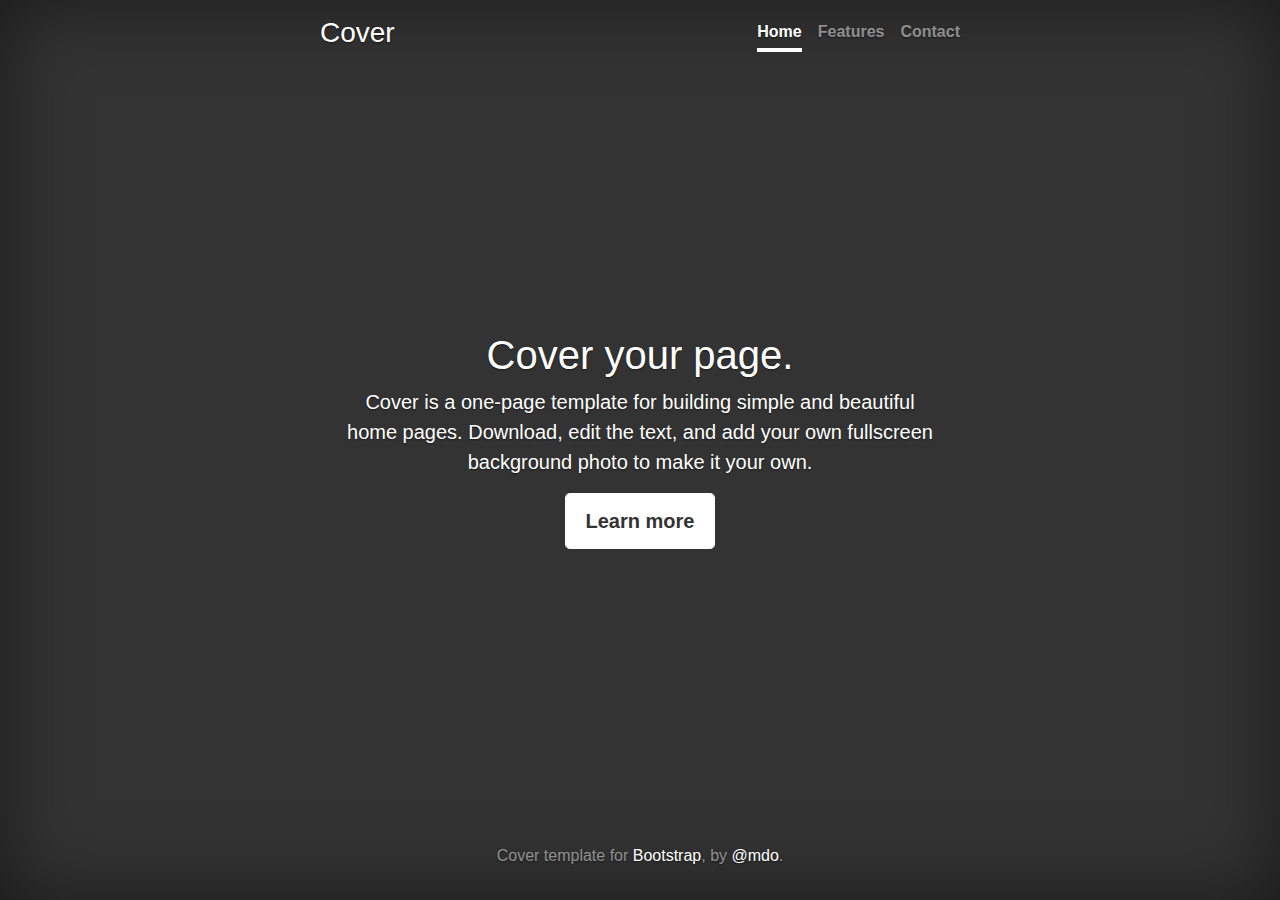
<file: bootstrap/docs/4.0/examples/cover/index.html>
<!doctype html>
<html lang="en">
  <head>
    <meta charset="utf-8">
    <meta name="viewport" content="width=device-width, initial-scale=1, shrink-to-fit=no">
    <meta name="description" content="">
    <meta name="author" content="">
    <link rel="icon" href="../../../../favicon.ico">

    <title>Cover Template for Bootstrap</title>

    <!-- Bootstrap core CSS -->
    <link href="../../../../dist/css/bootstrap.min.css" rel="stylesheet">

    <!-- Custom styles for this template -->
    <link href="cover.css" rel="stylesheet">
  </head>

  <body class="text-center">

    <div class="cover-container d-flex h-100 p-3 mx-auto flex-column">
      <header class="masthead mb-auto">
        <div class="inner">
          <h3 class="masthead-brand">Cover</h3>
          <nav class="nav nav-masthead justify-content-center">
            <a class="nav-link active" href="#">Home</a>
            <a class="nav-link" href="#">Features</a>
            <a class="nav-link" href="#">Contact</a>
          </nav>
        </div>
      </header>

      <main role="main" class="inner cover">
        <h1 class="cover-heading">Cover your page.</h1>
        <p class="lead">Cover is a one-page template for building simple and beautiful home pages. Download, edit the text, and add your own fullscreen background photo to make it your own.</p>
        <p class="lead">
          <a href="#" class="btn btn-lg btn-secondary">Learn more</a>
        </p>
      </main>

      <footer class="mastfoot mt-auto">
        <div class="inner">
          <p>Cover template for <a href="https://getbootstrap.com/">Bootstrap</a>, by <a href="https://twitter.com/mdo">@mdo</a>.</p>
        </div>
      </footer>
    </div>


    <!-- Bootstrap core JavaScript
    ================================================== -->
    <!-- Placed at the end of the document so the pages load faster -->
    <script src="https://code.jquery.com/jquery-3.2.1.slim.min.js" integrity="sha384-KJ3o2DKtIkvYIK3UENzmM7KCkRr/rE9/Qpg6aAZGJwFDMVNA/GpGFF93hXpG5KkN" crossorigin="anonymous"></script>
    <script>window.jQuery || document.write('<script src="../../../../assets/js/vendor/jquery-slim.min.js"><\/script>')</script>
    <script src="../../../../assets/js/vendor/popper.min.js"></script>
    <script src="../../../../dist/js/bootstrap.min.js"></script>
  </body>
</html>
</file>
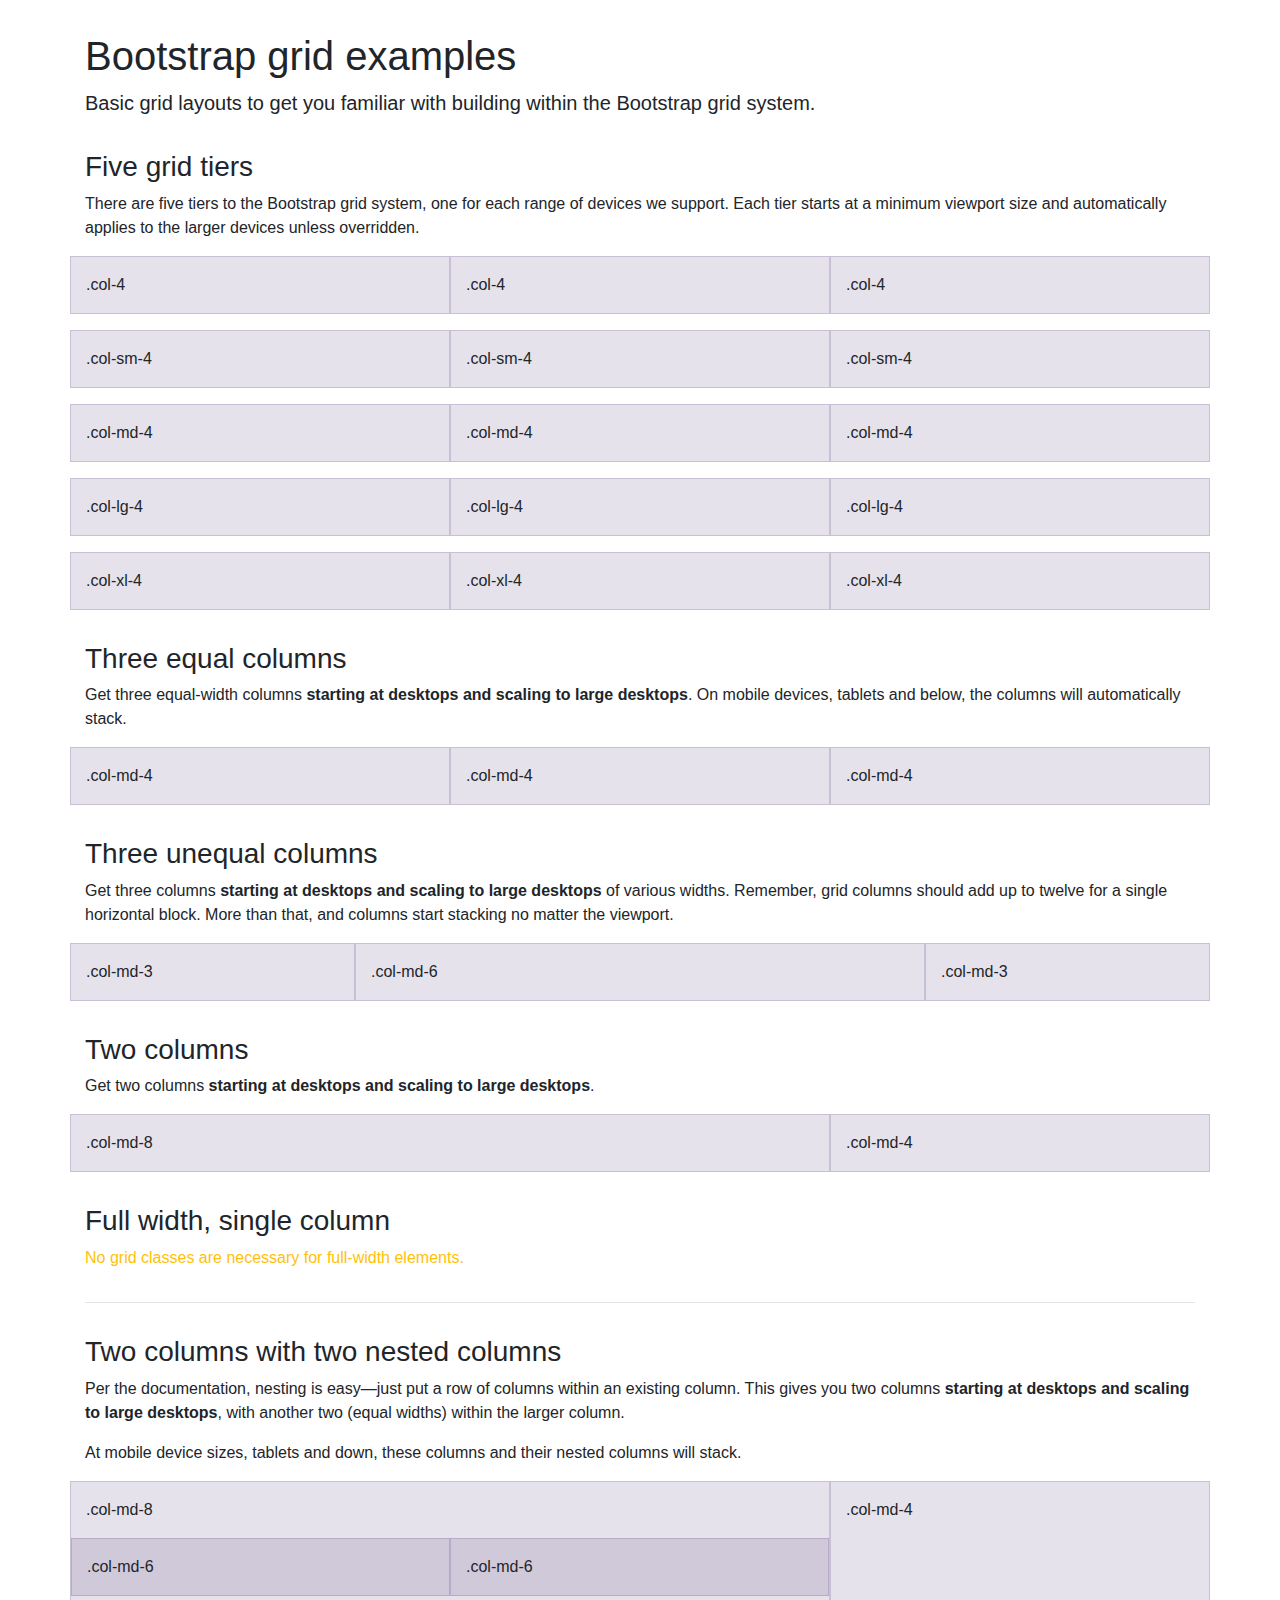
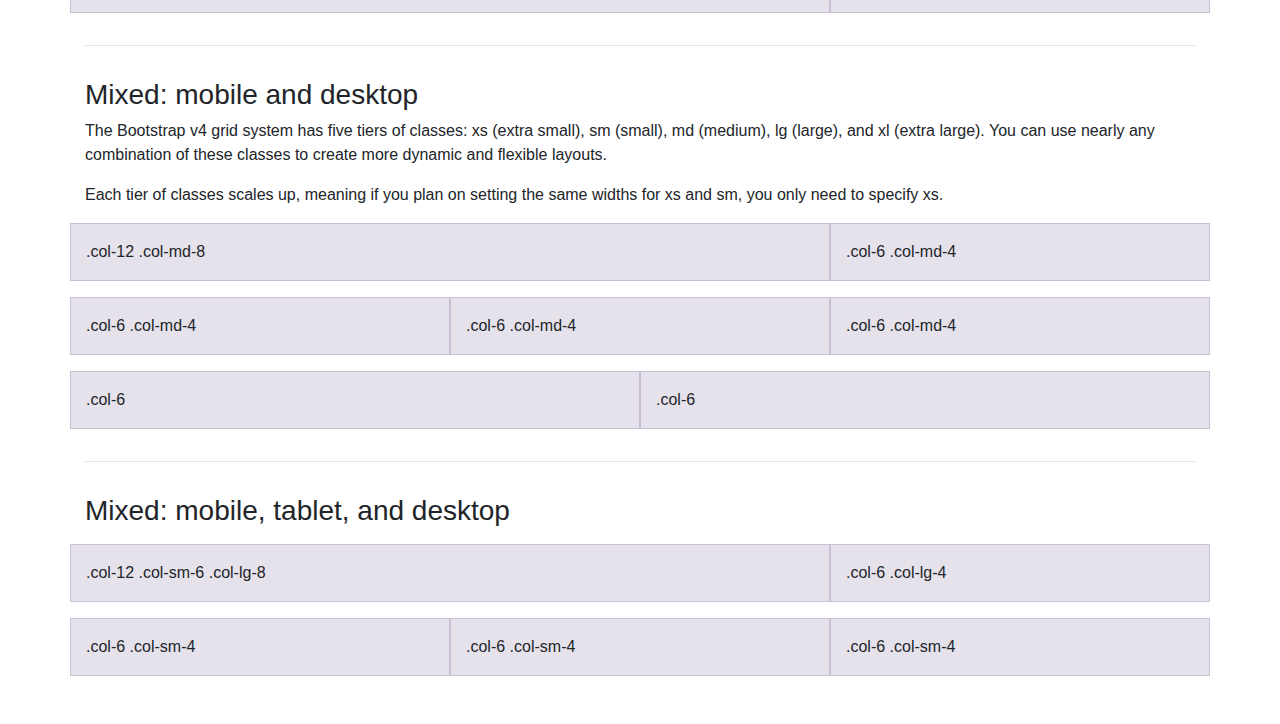
<file: bootstrap/docs/4.0/examples/grid/index.html>
<!doctype html>
<html lang="en">
  <head>
    <meta charset="utf-8">
    <meta name="viewport" content="width=device-width, initial-scale=1, shrink-to-fit=no">
    <meta name="description" content="">
    <meta name="author" content="">
    <link rel="icon" href="../../../../favicon.ico">

    <title>Grid Template for Bootstrap</title>

    <!-- Bootstrap core CSS -->
    <link href="../../../../dist/css/bootstrap.min.css" rel="stylesheet">

    <!-- Custom styles for this template -->
    <link href="grid.css" rel="stylesheet">
  </head>

  <body>
    <div class="container">

      <h1>Bootstrap grid examples</h1>
      <p class="lead">Basic grid layouts to get you familiar with building within the Bootstrap grid system.</p>

      <h3>Five grid tiers</h3>
      <p>There are five tiers to the Bootstrap grid system, one for each range of devices we support. Each tier starts at a minimum viewport size and automatically applies to the larger devices unless overridden.</p>

      <div class="row">
        <div class="col-4">.col-4</div>
        <div class="col-4">.col-4</div>
        <div class="col-4">.col-4</div>
      </div>

      <div class="row">
        <div class="col-sm-4">.col-sm-4</div>
        <div class="col-sm-4">.col-sm-4</div>
        <div class="col-sm-4">.col-sm-4</div>
      </div>

      <div class="row">
        <div class="col-md-4">.col-md-4</div>
        <div class="col-md-4">.col-md-4</div>
        <div class="col-md-4">.col-md-4</div>
      </div>

      <div class="row">
        <div class="col-lg-4">.col-lg-4</div>
        <div class="col-lg-4">.col-lg-4</div>
        <div class="col-lg-4">.col-lg-4</div>
      </div>

      <div class="row">
        <div class="col-xl-4">.col-xl-4</div>
        <div class="col-xl-4">.col-xl-4</div>
        <div class="col-xl-4">.col-xl-4</div>
      </div>

      <h3>Three equal columns</h3>
      <p>Get three equal-width columns <strong>starting at desktops and scaling to large desktops</strong>. On mobile devices, tablets and below, the columns will automatically stack.</p>
      <div class="row">
        <div class="col-md-4">.col-md-4</div>
        <div class="col-md-4">.col-md-4</div>
        <div class="col-md-4">.col-md-4</div>
      </div>

      <h3>Three unequal columns</h3>
      <p>Get three columns <strong>starting at desktops and scaling to large desktops</strong> of various widths. Remember, grid columns should add up to twelve for a single horizontal block. More than that, and columns start stacking no matter the viewport.</p>
      <div class="row">
        <div class="col-md-3">.col-md-3</div>
        <div class="col-md-6">.col-md-6</div>
        <div class="col-md-3">.col-md-3</div>
      </div>

      <h3>Two columns</h3>
      <p>Get two columns <strong>starting at desktops and scaling to large desktops</strong>.</p>
      <div class="row">
        <div class="col-md-8">.col-md-8</div>
        <div class="col-md-4">.col-md-4</div>
      </div>

      <h3>Full width, single column</h3>
      <p class="text-warning">No grid classes are necessary for full-width elements.</p>

      <hr>

      <h3>Two columns with two nested columns</h3>
      <p>Per the documentation, nesting is easy—just put a row of columns within an existing column. This gives you two columns <strong>starting at desktops and scaling to large desktops</strong>, with another two (equal widths) within the larger column.</p>
      <p>At mobile device sizes, tablets and down, these columns and their nested columns will stack.</p>
      <div class="row">
        <div class="col-md-8">
          .col-md-8
          <div class="row">
            <div class="col-md-6">.col-md-6</div>
            <div class="col-md-6">.col-md-6</div>
          </div>
        </div>
        <div class="col-md-4">.col-md-4</div>
      </div>

      <hr>

      <h3>Mixed: mobile and desktop</h3>
      <p>The Bootstrap v4 grid system has five tiers of classes: xs (extra small), sm (small), md (medium), lg (large), and xl (extra large). You can use nearly any combination of these classes to create more dynamic and flexible layouts.</p>
      <p>Each tier of classes scales up, meaning if you plan on setting the same widths for xs and sm, you only need to specify xs.</p>
      <div class="row">
        <div class="col-12 col-md-8">.col-12 .col-md-8</div>
        <div class="col-6 col-md-4">.col-6 .col-md-4</div>
      </div>
      <div class="row">
        <div class="col-6 col-md-4">.col-6 .col-md-4</div>
        <div class="col-6 col-md-4">.col-6 .col-md-4</div>
        <div class="col-6 col-md-4">.col-6 .col-md-4</div>
      </div>
      <div class="row">
        <div class="col-6">.col-6</div>
        <div class="col-6">.col-6</div>
      </div>

      <hr>

      <h3>Mixed: mobile, tablet, and desktop</h3>
      <p></p>
      <div class="row">
        <div class="col-12 col-sm-6 col-lg-8">.col-12 .col-sm-6 .col-lg-8</div>
        <div class="col-6 col-lg-4">.col-6 .col-lg-4</div>
      </div>
      <div class="row">
        <div class="col-6 col-sm-4">.col-6 .col-sm-4</div>
        <div class="col-6 col-sm-4">.col-6 .col-sm-4</div>
        <div class="col-6 col-sm-4">.col-6 .col-sm-4</div>
      </div>

    </div> <!-- /container -->
  </body>
</html>
</file>
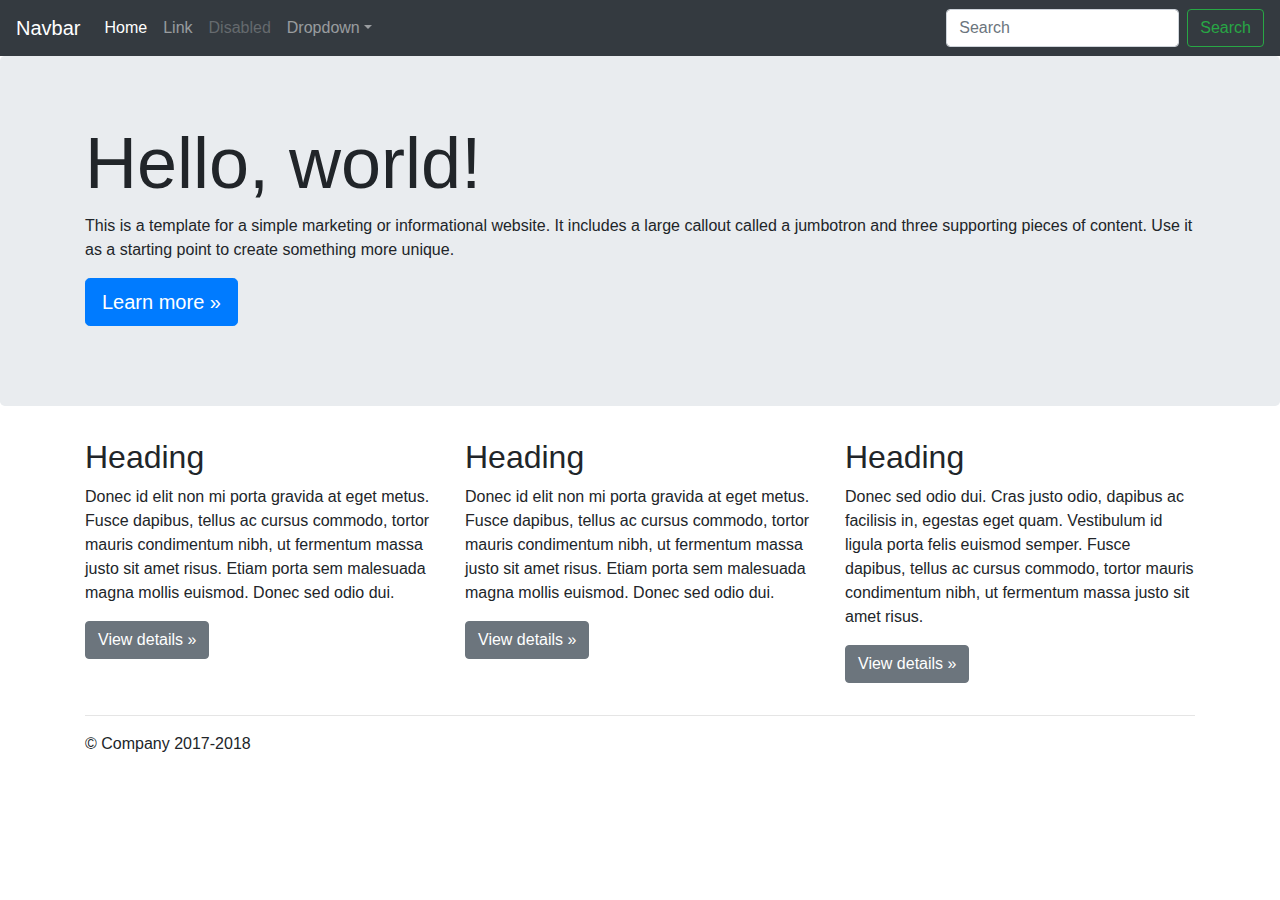
<file: bootstrap/docs/4.0/examples/jumbotron/index.html>
<!doctype html>
<html lang="en">
  <head>
    <meta charset="utf-8">
    <meta name="viewport" content="width=device-width, initial-scale=1, shrink-to-fit=no">
    <meta name="description" content="">
    <meta name="author" content="">
    <link rel="icon" href="../../../../favicon.ico">

    <title>Jumbotron Template for Bootstrap</title>

    <!-- Bootstrap core CSS -->
    <link href="../../../../dist/css/bootstrap.min.css" rel="stylesheet">

    <!-- Custom styles for this template -->
    <link href="jumbotron.css" rel="stylesheet">
  </head>

  <body>

    <nav class="navbar navbar-expand-md navbar-dark fixed-top bg-dark">
      <a class="navbar-brand" href="#">Navbar</a>
      <button class="navbar-toggler" type="button" data-toggle="collapse" data-target="#navbarsExampleDefault" aria-controls="navbarsExampleDefault" aria-expanded="false" aria-label="Toggle navigation">
        <span class="navbar-toggler-icon"></span>
      </button>

      <div class="collapse navbar-collapse" id="navbarsExampleDefault">
        <ul class="navbar-nav mr-auto">
          <li class="nav-item active">
            <a class="nav-link" href="#">Home <span class="sr-only">(current)</span></a>
          </li>
          <li class="nav-item">
            <a class="nav-link" href="#">Link</a>
          </li>
          <li class="nav-item">
            <a class="nav-link disabled" href="#">Disabled</a>
          </li>
          <li class="nav-item dropdown">
            <a class="nav-link dropdown-toggle" href="http://example.com" id="dropdown01" data-toggle="dropdown" aria-haspopup="true" aria-expanded="false">Dropdown</a>
            <div class="dropdown-menu" aria-labelledby="dropdown01">
              <a class="dropdown-item" href="#">Action</a>
              <a class="dropdown-item" href="#">Another action</a>
              <a class="dropdown-item" href="#">Something else here</a>
            </div>
          </li>
        </ul>
        <form class="form-inline my-2 my-lg-0">
          <input class="form-control mr-sm-2" type="text" placeholder="Search" aria-label="Search">
          <button class="btn btn-outline-success my-2 my-sm-0" type="submit">Search</button>
        </form>
      </div>
    </nav>

    <main role="main">

      <!-- Main jumbotron for a primary marketing message or call to action -->
      <div class="jumbotron">
        <div class="container">
          <h1 class="display-3">Hello, world!</h1>
          <p>This is a template for a simple marketing or informational website. It includes a large callout called a jumbotron and three supporting pieces of content. Use it as a starting point to create something more unique.</p>
          <p><a class="btn btn-primary btn-lg" href="#" role="button">Learn more &raquo;</a></p>
        </div>
      </div>

      <div class="container">
        <!-- Example row of columns -->
        <div class="row">
          <div class="col-md-4">
            <h2>Heading</h2>
            <p>Donec id elit non mi porta gravida at eget metus. Fusce dapibus, tellus ac cursus commodo, tortor mauris condimentum nibh, ut fermentum massa justo sit amet risus. Etiam porta sem malesuada magna mollis euismod. Donec sed odio dui. </p>
            <p><a class="btn btn-secondary" href="#" role="button">View details &raquo;</a></p>
          </div>
          <div class="col-md-4">
            <h2>Heading</h2>
            <p>Donec id elit non mi porta gravida at eget metus. Fusce dapibus, tellus ac cursus commodo, tortor mauris condimentum nibh, ut fermentum massa justo sit amet risus. Etiam porta sem malesuada magna mollis euismod. Donec sed odio dui. </p>
            <p><a class="btn btn-secondary" href="#" role="button">View details &raquo;</a></p>
          </div>
          <div class="col-md-4">
            <h2>Heading</h2>
            <p>Donec sed odio dui. Cras justo odio, dapibus ac facilisis in, egestas eget quam. Vestibulum id ligula porta felis euismod semper. Fusce dapibus, tellus ac cursus commodo, tortor mauris condimentum nibh, ut fermentum massa justo sit amet risus.</p>
            <p><a class="btn btn-secondary" href="#" role="button">View details &raquo;</a></p>
          </div>
        </div>

        <hr>

      </div> <!-- /container -->

    </main>

    <footer class="container">
      <p>&copy; Company 2017-2018</p>
    </footer>

    <!-- Bootstrap core JavaScript
    ================================================== -->
    <!-- Placed at the end of the document so the pages load faster -->
    <script src="https://code.jquery.com/jquery-3.2.1.slim.min.js" integrity="sha384-KJ3o2DKtIkvYIK3UENzmM7KCkRr/rE9/Qpg6aAZGJwFDMVNA/GpGFF93hXpG5KkN" crossorigin="anonymous"></script>
    <script>window.jQuery || document.write('<script src="../../../../assets/js/vendor/jquery-slim.min.js"><\/script>')</script>
    <script src="../../../../assets/js/vendor/popper.min.js"></script>
    <script src="../../../../dist/js/bootstrap.min.js"></script>
  </body>
</html>
</file>
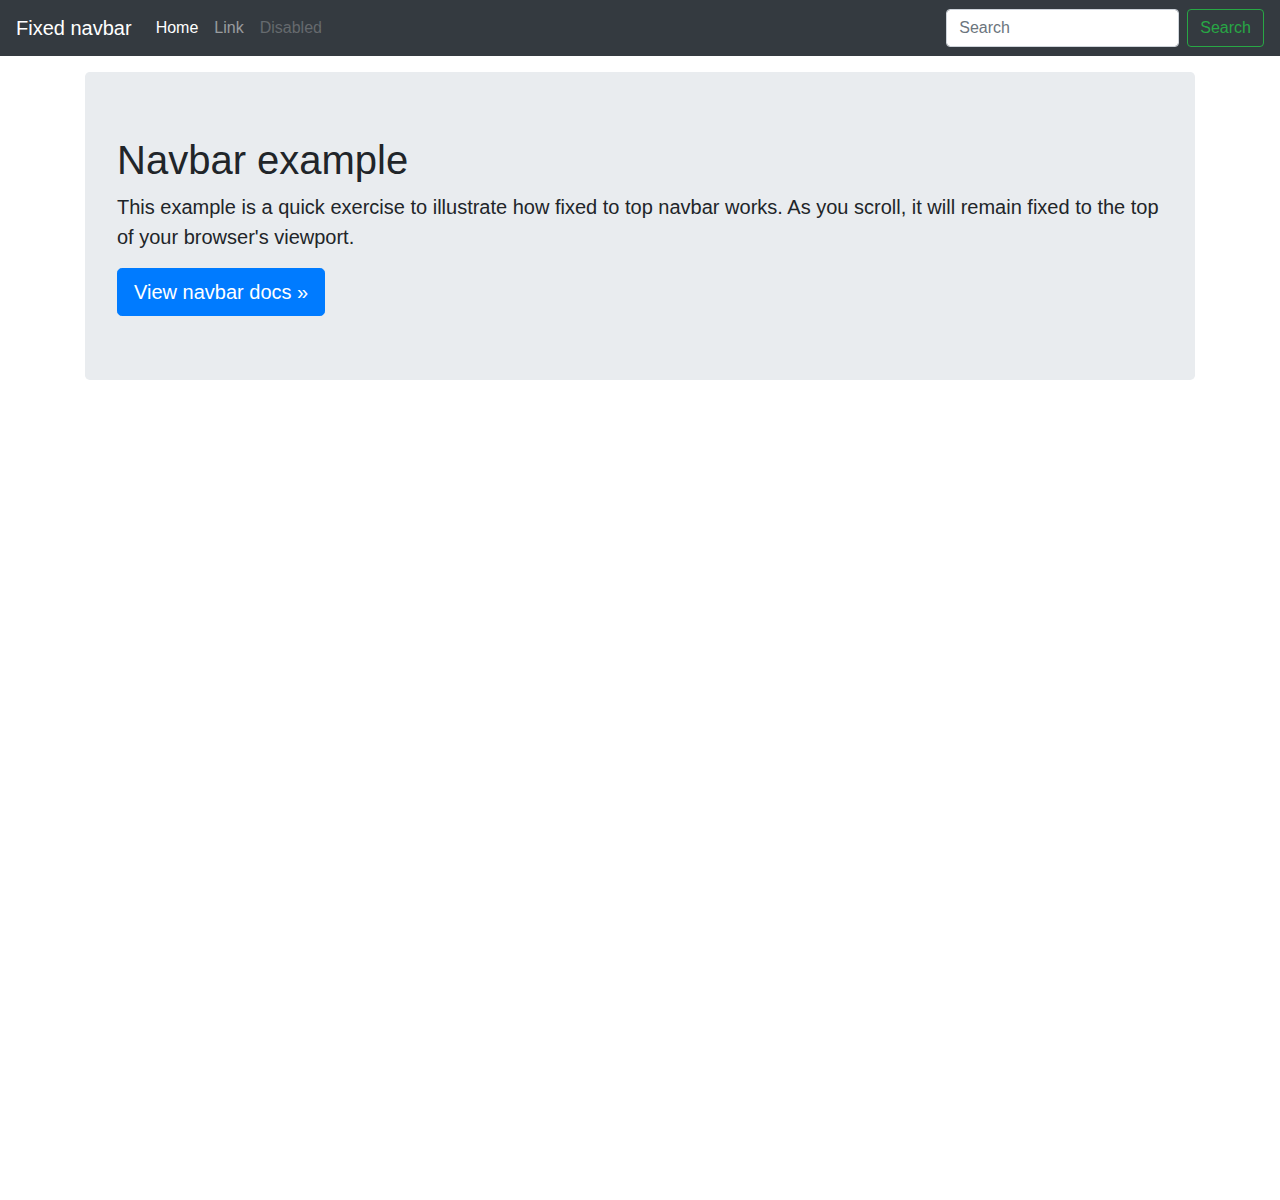
<file: bootstrap/docs/4.0/examples/navbar-fixed/index.html>
<!doctype html>
<html lang="en">
  <head>
    <meta charset="utf-8">
    <meta name="viewport" content="width=device-width, initial-scale=1, shrink-to-fit=no">
    <meta name="description" content="">
    <meta name="author" content="">
    <link rel="icon" href="../../../../favicon.ico">

    <title>Fixed top navbar example for Bootstrap</title>

    <!-- Bootstrap core CSS -->
    <link href="../../../../dist/css/bootstrap.min.css" rel="stylesheet">

    <!-- Custom styles for this template -->
    <link href="navbar-top-fixed.css" rel="stylesheet">
  </head>

  <body>

    <nav class="navbar navbar-expand-md navbar-dark fixed-top bg-dark">
      <a class="navbar-brand" href="#">Fixed navbar</a>
      <button class="navbar-toggler" type="button" data-toggle="collapse" data-target="#navbarCollapse" aria-controls="navbarCollapse" aria-expanded="false" aria-label="Toggle navigation">
        <span class="navbar-toggler-icon"></span>
      </button>
      <div class="collapse navbar-collapse" id="navbarCollapse">
        <ul class="navbar-nav mr-auto">
          <li class="nav-item active">
            <a class="nav-link" href="#">Home <span class="sr-only">(current)</span></a>
          </li>
          <li class="nav-item">
            <a class="nav-link" href="#">Link</a>
          </li>
          <li class="nav-item">
            <a class="nav-link disabled" href="#">Disabled</a>
          </li>
        </ul>
        <form class="form-inline mt-2 mt-md-0">
          <input class="form-control mr-sm-2" type="text" placeholder="Search" aria-label="Search">
          <button class="btn btn-outline-success my-2 my-sm-0" type="submit">Search</button>
        </form>
      </div>
    </nav>

    <main role="main" class="container">
      <div class="jumbotron">
        <h1>Navbar example</h1>
        <p class="lead">This example is a quick exercise to illustrate how fixed to top navbar works. As you scroll, it will remain fixed to the top of your browser's viewport.</p>
        <a class="btn btn-lg btn-primary" href="../../components/navbar/" role="button">View navbar docs &raquo;</a>
      </div>
    </main>

    <!-- Bootstrap core JavaScript
    ================================================== -->
    <!-- Placed at the end of the document so the pages load faster -->
    <script src="https://code.jquery.com/jquery-3.2.1.slim.min.js" integrity="sha384-KJ3o2DKtIkvYIK3UENzmM7KCkRr/rE9/Qpg6aAZGJwFDMVNA/GpGFF93hXpG5KkN" crossorigin="anonymous"></script>
    <script>window.jQuery || document.write('<script src="../../../../assets/js/vendor/jquery-slim.min.js"><\/script>')</script>
    <script src="../../../../assets/js/vendor/popper.min.js"></script>
    <script src="../../../../dist/js/bootstrap.min.js"></script>
  </body>
</html>
</file>
<file: style/index.css>
html {
  width: 100%;
  font-family: "Netflix Sans", "Helvetica Neue", Helvetica, Arial, sans-serif;
}

body {
  width: 100%;
  margin: auto;
  /**/
}

.backgroundContainer {
  position: relative;
}

.backgroundImage {
  position: absolute;
  width: 100%;
  display: block;
  max-height: 566px;
}

.backgroundContent {
  position: relative;
  width: 100%;
  color: #fff;
}

.header {
  display: flex;
  justify-content: space-between;
  padding: 1.5em;
  font-size: 1.5rem;
  padding-top: 0px;
}

#logo {
  margin-top: 0px;
  width: 10%;
  padding-top: 0px;
}

#signInButton {
  background-color: #e50914;
  border-radius: 2px;
  padding: 0.4em;
  background-image: linear-gradient(to bottom, #e50914, #db0510);
  text-align: center;
  box-sizing: border-box;
  border: 0;
  margin-top: 1em;
}

#signInButton a {
  text-decoration: none;
  color: #fff;
}

.signInButton {
  background-color: #e50914;
  border-radius: 2px;
  padding: 0.4em;
  background-image: linear-gradient(to bottom, #e50914, #db0510);
  text-align: center;
  box-sizing: border-box;
  border: 0;
  color: #fff;
  cursor: pointer;
}

.signInButton span {
  font-family: "Netflix Sans", "Helvetica Neue", Helvetica, Arial, sans-serif;
  font-size: 1.5em;
}

.Présentation {
  text-align: center;
  margin-top: 3em;
  font-size: 2rem;
  width: 100%;
  border-bottom: 8px solid #222;
}

.registerForm {
  display: flex;
  justify-content: center;
  width: 90%;
  margin: auto;
}

.registerForm_emailInput {
  width: 65%;
  font-size: 1.5rem;
  height: 2em;
  box-sizing: border-box;
  border: solid 1px #8c8c8c;
  border-radius: 2px;
  color: #000;
  padding: 10px 11px;
  line-height: normal;
}

.banner {
  display: flex;
  border-bottom: 8px solid #222;
  background-color: #000;
  color: #fff;
}

.banner_Text h1 {
  margin-top: 30%;
  font-size: 3rem;
}

.banner_Text h3 {
  font-size: 1.5rem;
}

.banner div {
  text-align: center;
  width: 100%;
}

.banner div img {
  width: 100%;
  height: 100%;
}

.faq {
  background-color: #000;
  color: #fff;
}

.faq h1 {
  text-align: center;
  font-size: 3rem;
  margin-top: auto;
  padding-top: 2em;
}
.faq ul {
  margin-bottom: auto;
}

.faq ul li {
  font-size: 2.3rem;
  font-weight: 550;
}

.faq ul p {
  font-size: 1.5rem;
}
.p {
  margin-bottom: auto;
}
.bottomRegister {
  background-color: #000;
  color: #fff;
}
.bottomRegister > form > label > h5 {
  margin-top: auto;
  padding-top: 5em;
}
.footer {
  text-align: center;
  font-size: 1.5rem;
  background: rgba(0, 0, 0, 0.9);
  color: #fff;
  padding-top: 1.5em;
}

.footer > a {
  text-decoration: none;
  display: block;
  margin-bottom: 1.5em;
  color: #fff;
}

.footer ul {
  list-style-type: none;
  display: block;
  display: flex;
  justify-content: space-around;
}

.footer ul > li {
  display: block;
}

.footer > ul > li > a {
  text-decoration: none;
  color: #fff;
}
</file>
<file: bootstrap/docs/4.0/examples/album/album.css>
:root {
  --jumbotron-padding-y: 3rem;
}

.jumbotron {
  padding-top: var(--jumbotron-padding-y);
  padding-bottom: var(--jumbotron-padding-y);
  margin-bottom: 0;
  background-color: #fff;
}
@media (min-width: 768px) {
  .jumbotron {
    padding-top: calc(var(--jumbotron-padding-y) * 2);
    padding-bottom: calc(var(--jumbotron-padding-y) * 2);
  }
}

.jumbotron p:last-child {
  margin-bottom: 0;
}

.jumbotron-heading {
  font-weight: 300;
}

.jumbotron .container {
  max-width: 40rem;
}

footer {
  padding-top: 3rem;
  padding-bottom: 3rem;
}

footer p {
  margin-bottom: .25rem;
}

.box-shadow { box-shadow: 0 .25rem .75rem rgba(0, 0, 0, .05); }
</file>
<file: bootstrap/docs/4.0/examples/blog/blog.css>
/* stylelint-disable selector-list-comma-newline-after */

.blog-header {
  line-height: 1;
  border-bottom: 1px solid #e5e5e5;
}

.blog-header-logo {
  font-family: "Playfair Display", Georgia, "Times New Roman", serif;
  font-size: 2.25rem;
}

.blog-header-logo:hover {
  text-decoration: none;
}

h1, h2, h3, h4, h5, h6 {
  font-family: "Playfair Display", Georgia, "Times New Roman", serif;
}

.display-4 {
  font-size: 2.5rem;
}
@media (min-width: 768px) {
  .display-4 {
    font-size: 3rem;
  }
}

.nav-scroller {
  position: relative;
  z-index: 2;
  height: 2.75rem;
  overflow-y: hidden;
}

.nav-scroller .nav {
  display: -webkit-box;
  display: -ms-flexbox;
  display: flex;
  -ms-flex-wrap: nowrap;
  flex-wrap: nowrap;
  padding-bottom: 1rem;
  margin-top: -1px;
  overflow-x: auto;
  text-align: center;
  white-space: nowrap;
  -webkit-overflow-scrolling: touch;
}

.nav-scroller .nav-link {
  padding-top: .75rem;
  padding-bottom: .75rem;
  font-size: .875rem;
}

.card-img-right {
  height: 100%;
  border-radius: 0 3px 3px 0;
}

.flex-auto {
  -ms-flex: 0 0 auto;
  -webkit-box-flex: 0;
  flex: 0 0 auto;
}

.h-250 { height: 250px; }
@media (min-width: 768px) {
  .h-md-250 { height: 250px; }
}

.border-top { border-top: 1px solid #e5e5e5; }
.border-bottom { border-bottom: 1px solid #e5e5e5; }

.box-shadow { box-shadow: 0 .25rem .75rem rgba(0, 0, 0, .05); }

/*
 * Blog name and description
 */
.blog-title {
  margin-bottom: 0;
  font-size: 2rem;
  font-weight: 400;
}
.blog-description {
  font-size: 1.1rem;
  color: #999;
}

@media (min-width: 40em) {
  .blog-title {
    font-size: 3.5rem;
  }
}

/* Pagination */
.blog-pagination {
  margin-bottom: 4rem;
}
.blog-pagination > .btn {
  border-radius: 2rem;
}

/*
 * Blog posts
 */
.blog-post {
  margin-bottom: 4rem;
}
.blog-post-title {
  margin-bottom: .25rem;
  font-size: 2.5rem;
}
.blog-post-meta {
  margin-bottom: 1.25rem;
  color: #999;
}

/*
 * Footer
 */
.blog-footer {
  padding: 2.5rem 0;
  color: #999;
  text-align: center;
  background-color: #f9f9f9;
  border-top: .05rem solid #e5e5e5;
}
.blog-footer p:last-child {
  margin-bottom: 0;
}
</file>
<file: bootstrap/docs/4.0/examples/carousel/carousel.css>
/* GLOBAL STYLES
-------------------------------------------------- */
/* Padding below the footer and lighter body text */

body {
  padding-top: 3rem;
  padding-bottom: 3rem;
  color: #5a5a5a;
}


/* CUSTOMIZE THE CAROUSEL
-------------------------------------------------- */

/* Carousel base class */
.carousel {
  margin-bottom: 4rem;
}
/* Since positioning the image, we need to help out the caption */
.carousel-caption {
  bottom: 3rem;
  z-index: 10;
}

/* Declare heights because of positioning of img element */
.carousel-item {
  height: 32rem;
  background-color: #777;
}
.carousel-item > img {
  position: absolute;
  top: 0;
  left: 0;
  min-width: 100%;
  height: 32rem;
}


/* MARKETING CONTENT
-------------------------------------------------- */

/* Center align the text within the three columns below the carousel */
.marketing .col-lg-4 {
  margin-bottom: 1.5rem;
  text-align: center;
}
.marketing h2 {
  font-weight: 400;
}
.marketing .col-lg-4 p {
  margin-right: .75rem;
  margin-left: .75rem;
}


/* Featurettes
------------------------- */

.featurette-divider {
  margin: 5rem 0; /* Space out the Bootstrap <hr> more */
}

/* Thin out the marketing headings */
.featurette-heading {
  font-weight: 300;
  line-height: 1;
  letter-spacing: -.05rem;
}


/* RESPONSIVE CSS
-------------------------------------------------- */

@media (min-width: 40em) {
  /* Bump up size of carousel content */
  .carousel-caption p {
    margin-bottom: 1.25rem;
    font-size: 1.25rem;
    line-height: 1.4;
  }

  .featurette-heading {
    font-size: 50px;
  }
}

@media (min-width: 62em) {
  .featurette-heading {
    margin-top: 7rem;
  }
}
</file>
<file: bootstrap/docs/4.0/examples/cover/cover.css>
/*
 * Globals
 */

/* Links */
a,
a:focus,
a:hover {
  color: #fff;
}

/* Custom default button */
.btn-secondary,
.btn-secondary:hover,
.btn-secondary:focus {
  color: #333;
  text-shadow: none; /* Prevent inheritance from `body` */
  background-color: #fff;
  border: .05rem solid #fff;
}


/*
 * Base structure
 */

html,
body {
  height: 100%;
  background-color: #333;
}

body {
  display: -ms-flexbox;
  display: -webkit-box;
  display: flex;
  -ms-flex-pack: center;
  -webkit-box-pack: center;
  justify-content: center;
  color: #fff;
  text-shadow: 0 .05rem .1rem rgba(0, 0, 0, .5);
  box-shadow: inset 0 0 5rem rgba(0, 0, 0, .5);
}

.cover-container {
  max-width: 42em;
}


/*
 * Header
 */
.masthead {
  margin-bottom: 2rem;
}

.masthead-brand {
  margin-bottom: 0;
}

.nav-masthead .nav-link {
  padding: .25rem 0;
  font-weight: 700;
  color: rgba(255, 255, 255, .5);
  background-color: transparent;
  border-bottom: .25rem solid transparent;
}

.nav-masthead .nav-link:hover,
.nav-masthead .nav-link:focus {
  border-bottom-color: rgba(255, 255, 255, .25);
}

.nav-masthead .nav-link + .nav-link {
  margin-left: 1rem;
}

.nav-masthead .active {
  color: #fff;
  border-bottom-color: #fff;
}

@media (min-width: 48em) {
  .masthead-brand {
    float: left;
  }
  .nav-masthead {
    float: right;
  }
}


/*
 * Cover
 */
.cover {
  padding: 0 1.5rem;
}
.cover .btn-lg {
  padding: .75rem 1.25rem;
  font-weight: 700;
}


/*
 * Footer
 */
.mastfoot {
  color: rgba(255, 255, 255, .5);
}
</file>
<file: bootstrap/docs/4.0/examples/grid/grid.css>
body {
  padding-top: 2rem;
  padding-bottom: 2rem;
}

h3 {
  margin-top: 2rem;
}

.row {
  margin-bottom: 1rem;
}
.row .row {
  margin-top: 1rem;
  margin-bottom: 0;
}
[class*="col-"] {
  padding-top: 1rem;
  padding-bottom: 1rem;
  background-color: rgba(86, 61, 124, .15);
  border: 1px solid rgba(86, 61, 124, .2);
}

hr {
  margin-top: 2rem;
  margin-bottom: 2rem;
}
</file>
<file: bootstrap/docs/4.0/examples/jumbotron/jumbotron.css>
/* Move down content because we have a fixed navbar that is 3.5rem tall */
body {
  padding-top: 3.5rem;
}
</file>
<file: bootstrap/docs/4.0/examples/navbar-fixed/navbar-top-fixed.css>
/* Show it is fixed to the top */
body {
  min-height: 75rem;
  padding-top: 4.5rem;
}
</file>
<file: bootstrap/js/tests/vendor/qunit.css>
/*!
 * QUnit 2.4.1
 * https://qunitjs.com/
 *
 * Copyright jQuery Foundation and other contributors
 * Released under the MIT license
 * https://jquery.org/license
 *
 * Date: 2017-10-22T05:12Z
 */

/** Font Family and Sizes */

#qunit-tests, #qunit-header, #qunit-banner, #qunit-testrunner-toolbar, #qunit-filteredTest, #qunit-userAgent, #qunit-testresult {
	font-family: "Helvetica Neue Light", "HelveticaNeue-Light", "Helvetica Neue", Calibri, Helvetica, Arial, sans-serif;
}

#qunit-testrunner-toolbar, #qunit-filteredTest, #qunit-userAgent, #qunit-testresult, #qunit-tests li { font-size: small; }
#qunit-tests { font-size: smaller; }


/** Resets */

#qunit-tests, #qunit-header, #qunit-banner, #qunit-filteredTest, #qunit-userAgent, #qunit-testresult, #qunit-modulefilter {
	margin: 0;
	padding: 0;
}


/** Header (excluding toolbar) */

#qunit-header {
	padding: 0.5em 0 0.5em 1em;

	color: #8699A4;
	background-color: #0D3349;

	font-size: 1.5em;
	line-height: 1em;
	font-weight: 400;

	border-radius: 5px 5px 0 0;
}

#qunit-header a {
	text-decoration: none;
	color: #C2CCD1;
}

#qunit-header a:hover,
#qunit-header a:focus {
	color: #FFF;
}

#qunit-banner {
	height: 5px;
}

#qunit-filteredTest {
	padding: 0.5em 1em 0.5em 1em;
	color: #366097;
	background-color: #F4FF77;
}

#qunit-userAgent {
	padding: 0.5em 1em 0.5em 1em;
	color: #FFF;
	background-color: #2B81AF;
	text-shadow: rgba(0, 0, 0, 0.5) 2px 2px 1px;
}


/** Toolbar */

#qunit-testrunner-toolbar {
	padding: 0.5em 1em 0.5em 1em;
	color: #5E740B;
	background-color: #EEE;
}

#qunit-testrunner-toolbar .clearfix {
	height: 0;
	clear: both;
}

#qunit-testrunner-toolbar label {
	display: inline-block;
}

#qunit-testrunner-toolbar input[type=checkbox],
#qunit-testrunner-toolbar input[type=radio] {
	margin: 3px;
	vertical-align: -2px;
}

#qunit-testrunner-toolbar input[type=text] {
	box-sizing: border-box;
	height: 1.6em;
}

.qunit-url-config,
.qunit-filter,
#qunit-modulefilter {
	display: inline-block;
	line-height: 2.1em;
}

.qunit-filter,
#qunit-modulefilter {
	float: right;
	position: relative;
	margin-left: 1em;
}

.qunit-url-config label {
	margin-right: 0.5em;
}

#qunit-modulefilter-search {
	box-sizing: border-box;
	width: 400px;
}

#qunit-modulefilter-search-container:after {
	position: absolute;
	right: 0.3em;
	content: "\25bc";
	color: black;
}

#qunit-modulefilter-dropdown {
	/* align with #qunit-modulefilter-search */
	box-sizing: border-box;
	width: 400px;
	position: absolute;
	right: 0;
	top: 50%;
	margin-top: 0.8em;

	border: 1px solid #D3D3D3;
	border-top: none;
	border-radius: 0 0 .25em .25em;
	color: #000;
	background-color: #F5F5F5;
	z-index: 99;
}

#qunit-modulefilter-dropdown a {
	color: inherit;
	text-decoration: none;
}

#qunit-modulefilter-dropdown .clickable.checked {
	font-weight: bold;
	color: #000;
	background-color: #D2E0E6;
}

#qunit-modulefilter-dropdown .clickable:hover {
	color: #FFF;
	background-color: #0D3349;
}

#qunit-modulefilter-actions {
	display: block;
	overflow: auto;

	/* align with #qunit-modulefilter-dropdown-list */
	font: smaller/1.5em sans-serif;
}

#qunit-modulefilter-dropdown #qunit-modulefilter-actions > * {
	box-sizing: border-box;
	max-height: 2.8em;
	display: block;
	padding: 0.4em;
}

#qunit-modulefilter-dropdown #qunit-modulefilter-actions > button {
	float: right;
	font: inherit;
}

#qunit-modulefilter-dropdown #qunit-modulefilter-actions > :last-child {
	/* insert padding to align with checkbox margins */
	padding-left: 3px;
}

#qunit-modulefilter-dropdown-list {
	max-height: 200px;
	overflow-y: auto;
	margin: 0;
	border-top: 2px groove threedhighlight;
	padding: 0.4em 0 0;
	font: smaller/1.5em sans-serif;
}

#qunit-modulefilter-dropdown-list li {
	white-space: nowrap;
	overflow: hidden;
	text-overflow: ellipsis;
}

#qunit-modulefilter-dropdown-list .clickable {
	display: block;
	padding-left: 0.15em;
}


/** Tests: Pass/Fail */

#qunit-tests {
	list-style-position: inside;
}

#qunit-tests li {
	padding: 0.4em 1em 0.4em 1em;
	border-bottom: 1px solid #FFF;
	list-style-position: inside;
}

#qunit-tests > li {
	display: none;
}

#qunit-tests li.running,
#qunit-tests li.pass,
#qunit-tests li.fail,
#qunit-tests li.skipped,
#qunit-tests li.aborted {
	display: list-item;
}

#qunit-tests.hidepass {
	position: relative;
}

#qunit-tests.hidepass li.running,
#qunit-tests.hidepass li.pass:not(.todo) {
	visibility: hidden;
	position: absolute;
	width:   0;
	height:  0;
	padding: 0;
	border:  0;
	margin:  0;
}

#qunit-tests li strong {
	cursor: pointer;
}

#qunit-tests li.skipped strong {
	cursor: default;
}

#qunit-tests li a {
	padding: 0.5em;
	color: #C2CCD1;
	text-decoration: none;
}

#qunit-tests li p a {
	padding: 0.25em;
	color: #6B6464;
}
#qunit-tests li a:hover,
#qunit-tests li a:focus {
	color: #000;
}

#qunit-tests li .runtime {
	float: right;
	font-size: smaller;
}

.qunit-assert-list {
	margin-top: 0.5em;
	padding: 0.5em;

	background-color: #FFF;

	border-radius: 5px;
}

.qunit-source {
	margin: 0.6em 0 0.3em;
}

.qunit-collapsed {
	display: none;
}

#qunit-tests table {
	border-collapse: collapse;
	margin-top: 0.2em;
}

#qunit-tests th {
	text-align: right;
	vertical-align: top;
	padding: 0 0.5em 0 0;
}

#qunit-tests td {
	vertical-align: top;
}

#qunit-tests pre {
	margin: 0;
	white-space: pre-wrap;
	word-wrap: break-word;
}

#qunit-tests del {
	color: #374E0C;
	background-color: #E0F2BE;
	text-decoration: none;
}

#qunit-tests ins {
	color: #500;
	background-color: #FFCACA;
	text-decoration: none;
}

/*** Test Counts */

#qunit-tests b.counts                       { color: #000; }
#qunit-tests b.passed                       { color: #5E740B; }
#qunit-tests b.failed                       { color: #710909; }

#qunit-tests li li {
	padding: 5px;
	background-color: #FFF;
	border-bottom: none;
	list-style-position: inside;
}

/*** Passing Styles */

#qunit-tests li li.pass {
	color: #3C510C;
	background-color: #FFF;
	border-left: 10px solid #C6E746;
}

#qunit-tests .pass                          { color: #528CE0; background-color: #D2E0E6; }
#qunit-tests .pass .test-name               { color: #366097; }

#qunit-tests .pass .test-actual,
#qunit-tests .pass .test-expected           { color: #999; }

#qunit-banner.qunit-pass                    { background-color: #C6E746; }

/*** Failing Styles */

#qunit-tests li li.fail {
	color: #710909;
	background-color: #FFF;
	border-left: 10px solid #EE5757;
	white-space: pre;
}

#qunit-tests > li:last-child {
	border-radius: 0 0 5px 5px;
}

#qunit-tests .fail                          { color: #000; background-color: #EE5757; }
#qunit-tests .fail .test-name,
#qunit-tests .fail .module-name             { color: #000; }

#qunit-tests .fail .test-actual             { color: #EE5757; }
#qunit-tests .fail .test-expected           { color: #008000; }

#qunit-banner.qunit-fail                    { background-color: #EE5757; }


/*** Aborted tests */
#qunit-tests .aborted { color: #000; background-color: orange; }
/*** Skipped tests */

#qunit-tests .skipped {
	background-color: #EBECE9;
}

#qunit-tests .qunit-todo-label,
#qunit-tests .qunit-skipped-label {
	background-color: #F4FF77;
	display: inline-block;
	font-style: normal;
	color: #366097;
	line-height: 1.8em;
	padding: 0 0.5em;
	margin: -0.4em 0.4em -0.4em 0;
}

#qunit-tests .qunit-todo-label {
	background-color: #EEE;
}

/** Result */

#qunit-testresult {
	color: #2B81AF;
	background-color: #D2E0E6;

	border-bottom: 1px solid #FFF;
}
#qunit-testresult .clearfix {
	height: 0;
	clear: both;
}
#qunit-testresult .module-name {
	font-weight: 700;
}
#qunit-testresult-display {
	padding: 0.5em 1em 0.5em 1em;
	width: 85%;
	float:left;
}
#qunit-testresult-controls {
	padding: 0.5em 1em 0.5em 1em;
  width: 10%;
	float:left;
}

/** Fixture */

#qunit-fixture {
	position: absolute;
	top: -10000px;
	left: -10000px;
	width: 1000px;
	height: 1000px;
}
</file>
